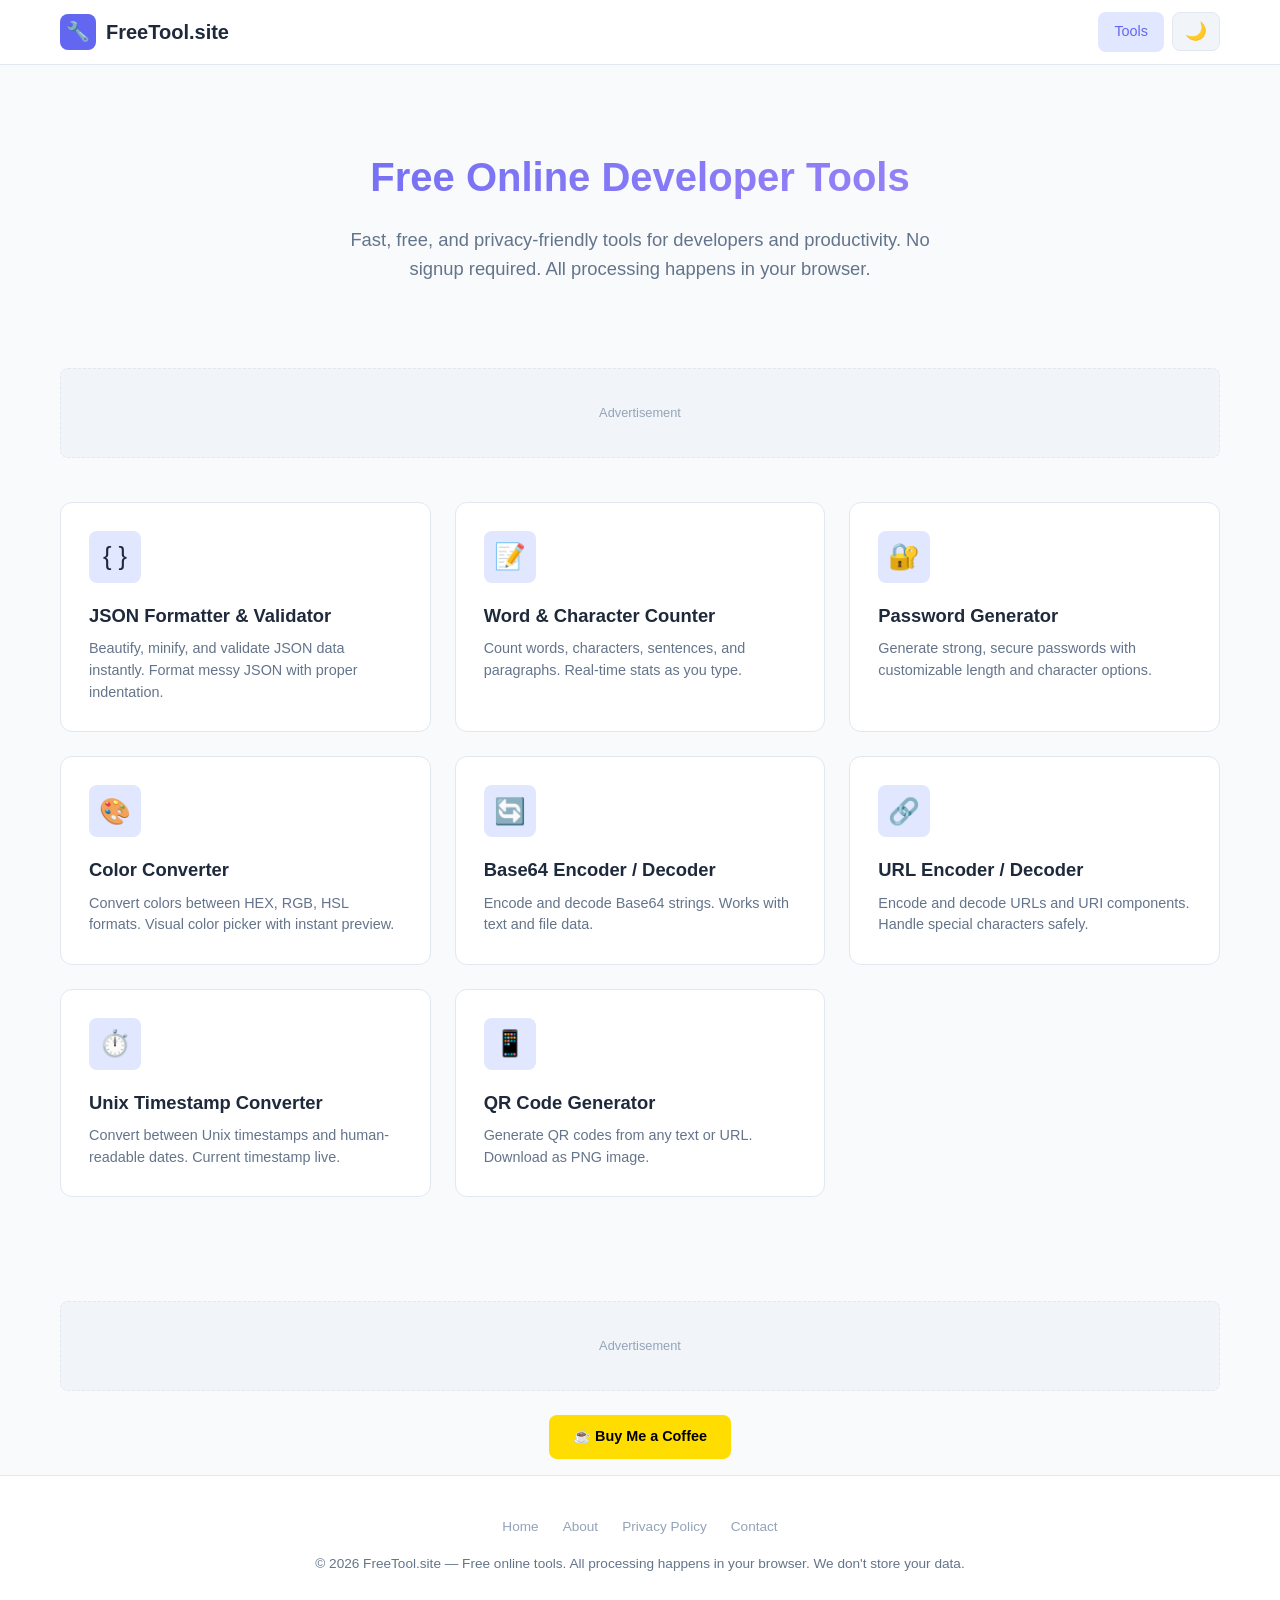
<file: index.html>
<!DOCTYPE html>
<html lang="en">
<head>
  <meta charset="UTF-8">
  <meta name="viewport" content="width=device-width, initial-scale=1.0">
  <title>FreeTool.site - Free Online Developer & Productivity Tools</title>
  <meta name="description" content="Free online tools for developers and productivity. JSON formatter, password generator, Base64 encoder, color converter, QR code generator and more.">
  <meta name="keywords" content="free online tools, JSON formatter, password generator, Base64, QR code, color converter, developer tools, web tools">
  <meta name="author" content="FreeTool.site">
  <meta property="og:title" content="FreeTool.site - Free Online Developer & Productivity Tools">
  <meta property="og:description" content="Free online tools for developers and productivity. No signup required.">
  <meta property="og:type" content="website">
  <meta property="og:url" content="https://freetool.site">
  <link rel="canonical" href="https://freetool.site/">
  <link rel="stylesheet" href="css/style.css">
  <!-- Structured Data for SEO -->
  <script type="application/ld+json">
  {
    "@context": "https://schema.org",
    "@type": "WebSite",
    "name": "FreeTool.site",
    "url": "https://freetool.site",
    "description": "Free online developer and productivity tools. JSON formatter, password generator, Base64, QR code, and more.",
    "potentialAction": {
      "@type": "SearchAction",
      "target": "https://freetool.site/?q={search_term_string}",
      "query-input": "required name=search_term_string"
    }
  }
  </script>
  <script type="application/ld+json">
  {
    "@context": "https://schema.org",
    "@type": "Organization",
    "name": "FreeTool.site",
    "url": "https://freetool.site",
    "logo": "https://freetool.site/favicon.svg"
  }
  </script>
  <link rel="icon" type="image/svg+xml" href="/favicon.svg">
  <meta name="google-site-verification" content="ynZStsuz49Lp6J6nA6mU6qFf6oROimIpJEj-OnOoVeA" />
</head>
<body>
  <!-- Header -->
  <header class="header">
    <div class="container">
      <a href="/" class="logo">
        <div class="logo-icon">🔧</div>
        <span>FreeTool.site</span>
      </a>
      <nav class="nav-links">
        <a href="/" class="active">Tools</a>
        <button class="theme-toggle" aria-label="Toggle dark mode">🌙</button>
      </nav>
    </div>
  </header>

  <!-- Hero -->
  <section class="hero">
    <h1>Free Online Developer Tools</h1>
    <p>Fast, free, and privacy-friendly tools for developers and productivity. No signup required. All processing happens in your browser.</p>
  </section>

  <!-- Ad Slot (top) -->
  <div class="container">
    <div class="ad-slot" id="ad-top">
      <!-- Google AdSense ad unit will go here -->
      Advertisement
    </div>
  </div>

  <!-- Tools Grid -->
  <main class="container">
    <div class="tools-grid">

      <a href="tools/json-formatter.html" class="tool-card">
        <div class="tool-card-icon">{ }</div>
        <h3>JSON Formatter & Validator</h3>
        <p>Beautify, minify, and validate JSON data instantly. Format messy JSON with proper indentation.</p>
      </a>

      <a href="tools/word-counter.html" class="tool-card">
        <div class="tool-card-icon">📝</div>
        <h3>Word & Character Counter</h3>
        <p>Count words, characters, sentences, and paragraphs. Real-time stats as you type.</p>
      </a>

      <a href="tools/password-generator.html" class="tool-card">
        <div class="tool-card-icon">🔐</div>
        <h3>Password Generator</h3>
        <p>Generate strong, secure passwords with customizable length and character options.</p>
      </a>

      <a href="tools/color-converter.html" class="tool-card">
        <div class="tool-card-icon">🎨</div>
        <h3>Color Converter</h3>
        <p>Convert colors between HEX, RGB, HSL formats. Visual color picker with instant preview.</p>
      </a>

      <a href="tools/base64.html" class="tool-card">
        <div class="tool-card-icon">🔄</div>
        <h3>Base64 Encoder / Decoder</h3>
        <p>Encode and decode Base64 strings. Works with text and file data.</p>
      </a>

      <a href="tools/url-encoder.html" class="tool-card">
        <div class="tool-card-icon">🔗</div>
        <h3>URL Encoder / Decoder</h3>
        <p>Encode and decode URLs and URI components. Handle special characters safely.</p>
      </a>

      <a href="tools/timestamp.html" class="tool-card">
        <div class="tool-card-icon">⏱️</div>
        <h3>Unix Timestamp Converter</h3>
        <p>Convert between Unix timestamps and human-readable dates. Current timestamp live.</p>
      </a>

      <a href="tools/qr-generator.html" class="tool-card">
        <div class="tool-card-icon">📱</div>
        <h3>QR Code Generator</h3>
        <p>Generate QR codes from any text or URL. Download as PNG image.</p>
      </a>

    </div>

    <!-- Ad Slot (bottom) -->
    <div class="ad-slot" id="ad-bottom">
      <!-- Google AdSense ad unit will go here -->
      Advertisement
    </div>
  </main>

  <!-- Footer -->
  <footer class="footer">
    <div class="footer-links">
      <a href="/">Home</a>
      <a href="/about.html">About</a>
      <a href="/privacy.html">Privacy Policy</a>
      <a href="mailto:contact@freetool.site">Contact</a>
    </div>
    <p>&copy; 2026 FreeTool.site — Free online tools. All processing happens in your browser. We don't store your data.</p>
  </footer>

  <script src="js/common.js"></script>
  <script src="js/analytics.js"></script>
  <script src="js/monetize.js"></script>
</body>
</html>
</file>
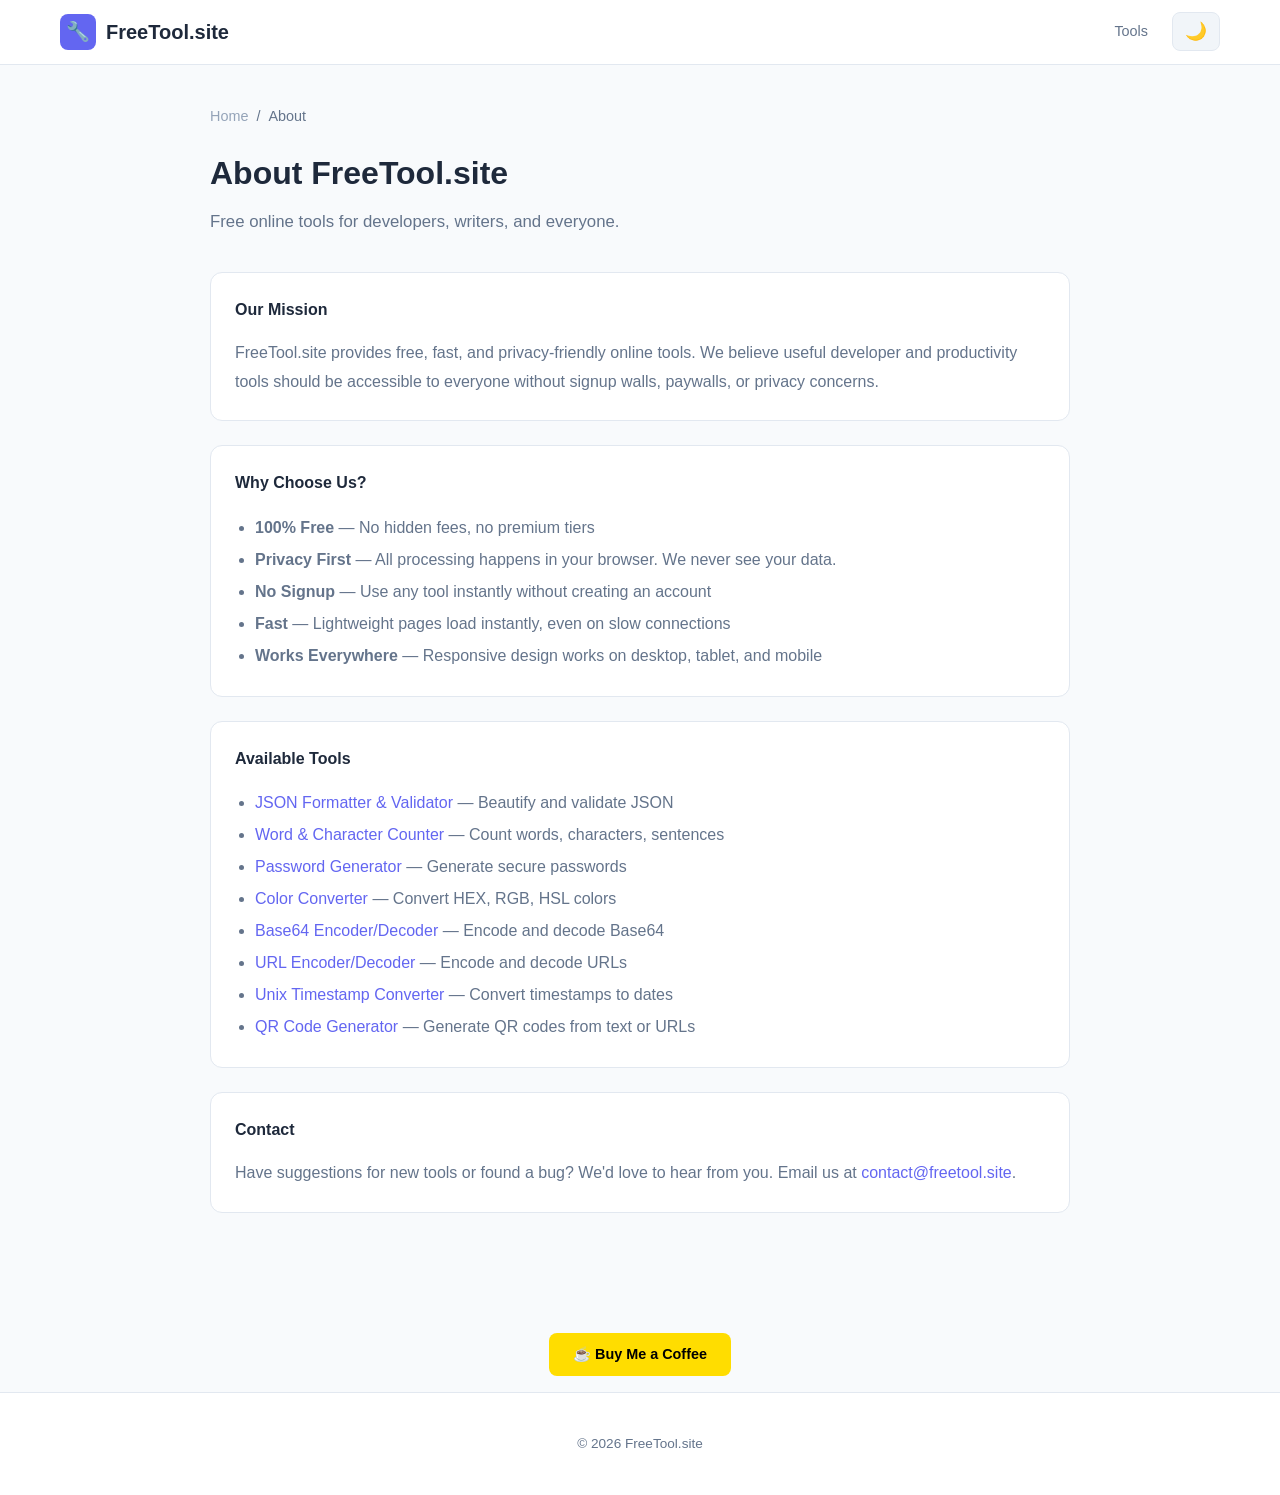
<file: about.html>
<!DOCTYPE html>
<html lang="en">
<head>
  <meta charset="UTF-8">
  <meta name="viewport" content="width=device-width, initial-scale=1.0">
  <title>About - FreeTool.site</title>
  <meta name="description" content="About FreeTool.site - Free online developer and productivity tools. Fast, privacy-friendly, no signup required.">
  <link rel="stylesheet" href="css/style.css">
  <link rel="icon" type="image/svg+xml" href="/favicon.svg">
</head>
<body>
  <header class="header">
    <div class="container">
      <a href="/" class="logo">
        <div class="logo-icon">🔧</div>
        <span>FreeTool.site</span>
      </a>
      <nav class="nav-links">
        <a href="/">Tools</a>
        <button class="theme-toggle" aria-label="Toggle dark mode">🌙</button>
      </nav>
    </div>
  </header>

  <main class="tool-page">
    <div class="breadcrumb">
      <a href="/">Home</a> <span>/</span> <span>About</span>
    </div>

    <div class="tool-header">
      <h1>About FreeTool.site</h1>
      <p>Free online tools for developers, writers, and everyone.</p>
    </div>

    <div class="tool-panel">
      <h3>Our Mission</h3>
      <p style="color:var(--text-secondary);line-height:1.8;">
        FreeTool.site provides free, fast, and privacy-friendly online tools. We believe useful developer
        and productivity tools should be accessible to everyone without signup walls, paywalls, or
        privacy concerns.
      </p>
    </div>

    <div class="tool-panel">
      <h3>Why Choose Us?</h3>
      <ul style="color:var(--text-secondary);line-height:2;padding-left:20px;">
        <li><strong>100% Free</strong> — No hidden fees, no premium tiers</li>
        <li><strong>Privacy First</strong> — All processing happens in your browser. We never see your data.</li>
        <li><strong>No Signup</strong> — Use any tool instantly without creating an account</li>
        <li><strong>Fast</strong> — Lightweight pages load instantly, even on slow connections</li>
        <li><strong>Works Everywhere</strong> — Responsive design works on desktop, tablet, and mobile</li>
      </ul>
    </div>

    <div class="tool-panel">
      <h3>Available Tools</h3>
      <ul style="color:var(--text-secondary);line-height:2;padding-left:20px;">
        <li><a href="/tools/json-formatter.html">JSON Formatter & Validator</a> — Beautify and validate JSON</li>
        <li><a href="/tools/word-counter.html">Word & Character Counter</a> — Count words, characters, sentences</li>
        <li><a href="/tools/password-generator.html">Password Generator</a> — Generate secure passwords</li>
        <li><a href="/tools/color-converter.html">Color Converter</a> — Convert HEX, RGB, HSL colors</li>
        <li><a href="/tools/base64.html">Base64 Encoder/Decoder</a> — Encode and decode Base64</li>
        <li><a href="/tools/url-encoder.html">URL Encoder/Decoder</a> — Encode and decode URLs</li>
        <li><a href="/tools/timestamp.html">Unix Timestamp Converter</a> — Convert timestamps to dates</li>
        <li><a href="/tools/qr-generator.html">QR Code Generator</a> — Generate QR codes from text or URLs</li>
      </ul>
    </div>

    <div class="tool-panel">
      <h3>Contact</h3>
      <p style="color:var(--text-secondary);line-height:1.8;">
        Have suggestions for new tools or found a bug? We'd love to hear from you.
        Email us at <a href="mailto:contact@freetool.site">contact@freetool.site</a>.
      </p>
    </div>
  </main>

  <footer class="footer">
    <p>&copy; 2026 FreeTool.site</p>
  </footer>

  <script src="js/common.js"></script>
  <script src="js/monetize.js"></script>
</body>
</html>
</file>
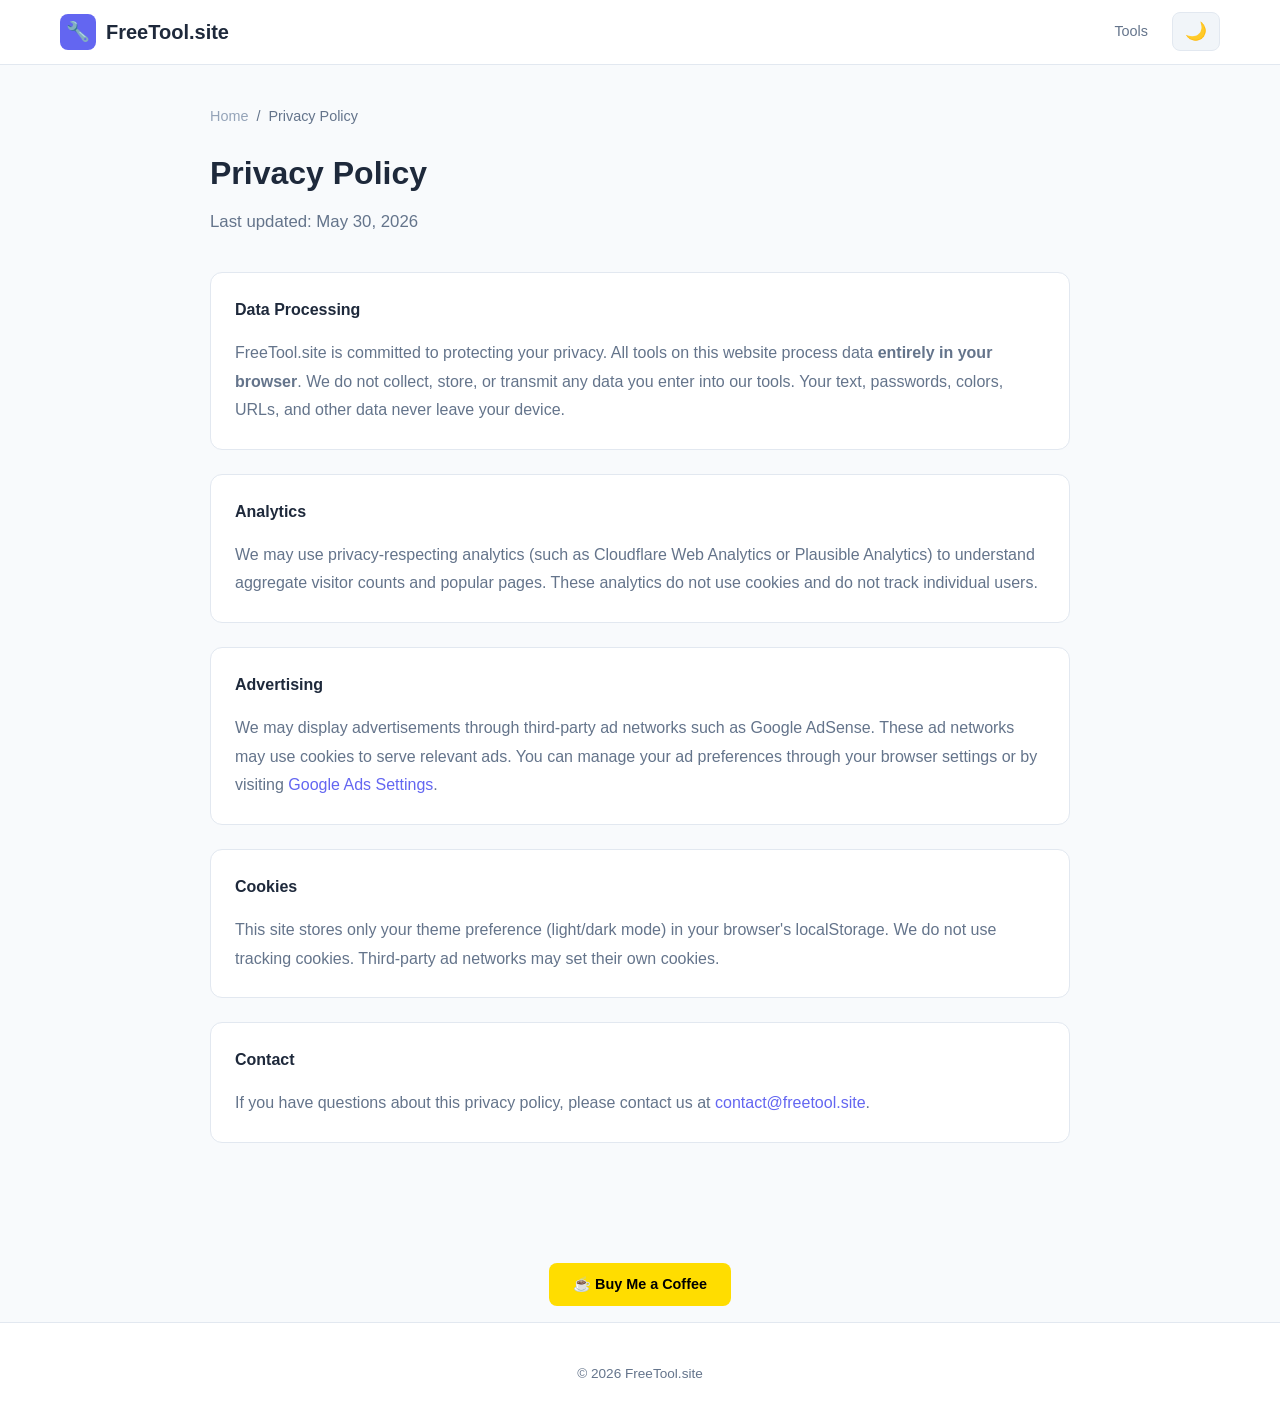
<file: privacy.html>
<!DOCTYPE html>
<html lang="en">
<head>
  <meta charset="UTF-8">
  <meta name="viewport" content="width=device-width, initial-scale=1.0">
  <title>Privacy Policy - FreeTool.site</title>
  <meta name="description" content="Privacy Policy for FreeTool.site. We respect your privacy. All tools process data locally in your browser.">
  <link rel="stylesheet" href="css/style.css">
  <link rel="icon" type="image/svg+xml" href="/favicon.svg">
</head>
<body>
  <header class="header">
    <div class="container">
      <a href="/" class="logo">
        <div class="logo-icon">🔧</div>
        <span>FreeTool.site</span>
      </a>
      <nav class="nav-links">
        <a href="/">Tools</a>
        <button class="theme-toggle" aria-label="Toggle dark mode">🌙</button>
      </nav>
    </div>
  </header>

  <main class="tool-page">
    <div class="breadcrumb">
      <a href="/">Home</a> <span>/</span> <span>Privacy Policy</span>
    </div>

    <div class="tool-header">
      <h1>Privacy Policy</h1>
      <p>Last updated: May 30, 2026</p>
    </div>

    <div class="tool-panel">
      <h3>Data Processing</h3>
      <p style="color:var(--text-secondary);line-height:1.8;">
        FreeTool.site is committed to protecting your privacy. All tools on this website process data
        <strong>entirely in your browser</strong>. We do not collect, store, or transmit any data you enter
        into our tools. Your text, passwords, colors, URLs, and other data never leave your device.
      </p>
    </div>

    <div class="tool-panel">
      <h3>Analytics</h3>
      <p style="color:var(--text-secondary);line-height:1.8;">
        We may use privacy-respecting analytics (such as Cloudflare Web Analytics or Plausible Analytics)
        to understand aggregate visitor counts and popular pages. These analytics do not use cookies and
        do not track individual users.
      </p>
    </div>

    <div class="tool-panel">
      <h3>Advertising</h3>
      <p style="color:var(--text-secondary);line-height:1.8;">
        We may display advertisements through third-party ad networks such as Google AdSense. These ad
        networks may use cookies to serve relevant ads. You can manage your ad preferences through your
        browser settings or by visiting
        <a href="https://www.google.com/settings/ads" target="_blank">Google Ads Settings</a>.
      </p>
    </div>

    <div class="tool-panel">
      <h3>Cookies</h3>
      <p style="color:var(--text-secondary);line-height:1.8;">
        This site stores only your theme preference (light/dark mode) in your browser's localStorage.
        We do not use tracking cookies. Third-party ad networks may set their own cookies.
      </p>
    </div>

    <div class="tool-panel">
      <h3>Contact</h3>
      <p style="color:var(--text-secondary);line-height:1.8;">
        If you have questions about this privacy policy, please contact us at
        <a href="mailto:contact@freetool.site">contact@freetool.site</a>.
      </p>
    </div>
  </main>

  <footer class="footer">
    <p>&copy; 2026 FreeTool.site</p>
  </footer>

  <script src="js/common.js"></script>
  <script src="js/monetize.js"></script>
</body>
</html>
</file>
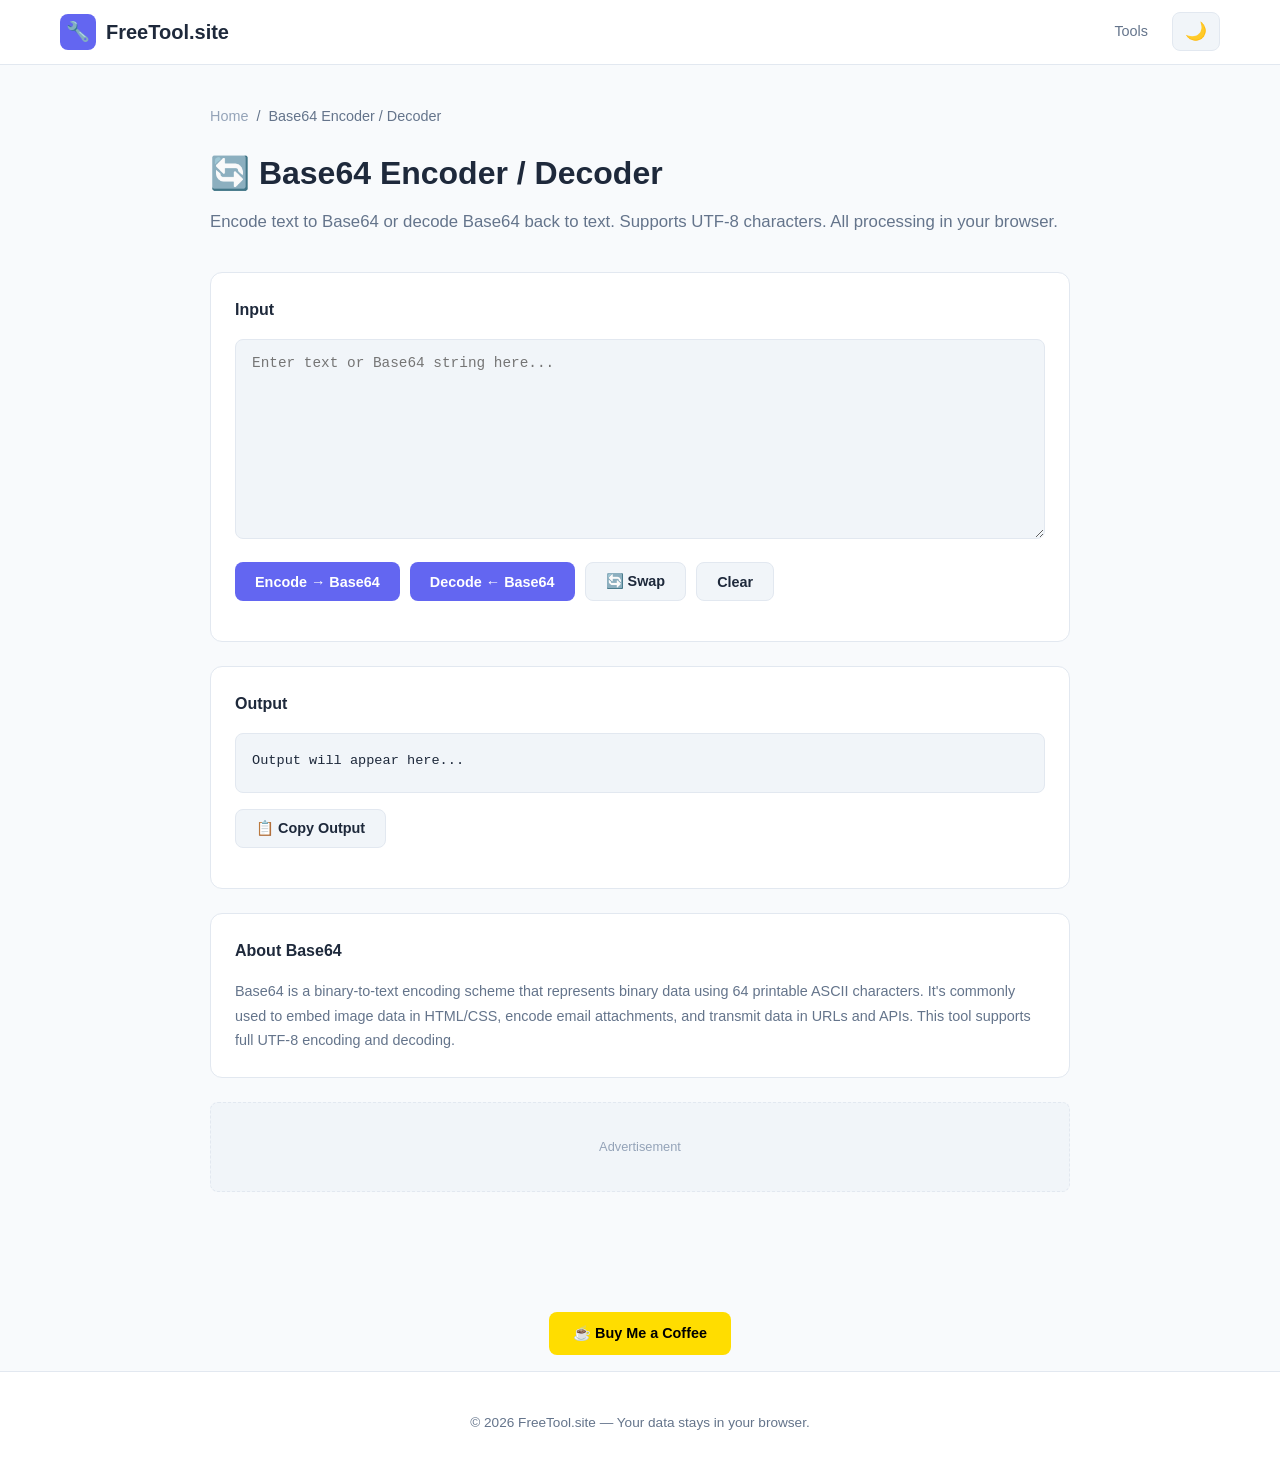
<file: tools/base64.html>
<!DOCTYPE html>
<html lang="en">
<head>
  <meta charset="UTF-8">
  <meta name="viewport" content="width=device-width, initial-scale=1.0">
  <title>Base64 Encoder & Decoder - Free Online Tool | FreeTool.site</title>
  <meta name="description" content="Free online Base64 encoder and decoder. Encode text to Base64 or decode Base64 to text instantly. Supports UTF-8.">
  <meta name="keywords" content="Base64 encoder, Base64 decoder, Base64 encode, Base64 decode, Base64 converter">
  <link rel="canonical" href="https://freetool.site/tools/base64.html">
  <link rel="stylesheet" href="../css/style.css">
  <link rel="icon" type="image/svg+xml" href="/favicon.svg">
</head>
<body>
  <header class="header">
    <div class="container">
      <a href="/" class="logo">
        <div class="logo-icon">🔧</div>
        <span>FreeTool.site</span>
      </a>
      <nav class="nav-links">
        <a href="/">Tools</a>
        <button class="theme-toggle" aria-label="Toggle dark mode">🌙</button>
      </nav>
    </div>
  </header>

  <main class="tool-page">
    <div class="breadcrumb">
      <a href="/">Home</a> <span>/</span> <span>Base64 Encoder / Decoder</span>
    </div>

    <div class="tool-header">
      <h1>🔄 Base64 Encoder / Decoder</h1>
      <p>Encode text to Base64 or decode Base64 back to text. Supports UTF-8 characters. All processing in your browser.</p>
    </div>

    <!-- Input -->
    <div class="tool-panel">
      <h3>Input</h3>
      <textarea id="b64-input" placeholder="Enter text or Base64 string here..."></textarea>
      <div class="btn-group">
        <button class="btn btn-primary" onclick="encodeB64()">Encode → Base64</button>
        <button class="btn btn-primary" onclick="decodeB64()">Decode ← Base64</button>
        <button class="btn btn-secondary" onclick="swapText()">🔄 Swap</button>
        <button class="btn btn-secondary" onclick="clearB64()">Clear</button>
      </div>
    </div>

    <!-- Output -->
    <div class="tool-panel">
      <h3>Output</h3>
      <div id="b64-output" class="output-box">Output will appear here...</div>
      <div class="btn-group mt-2">
        <button class="btn btn-secondary" onclick="copyB64Output()">📋 Copy Output</button>
      </div>
    </div>

    <!-- Info -->
    <div class="tool-panel">
      <h3>About Base64</h3>
      <p style="color:var(--text-secondary);font-size:0.9rem;line-height:1.7;">
        Base64 is a binary-to-text encoding scheme that represents binary data using 64 printable ASCII characters.
        It's commonly used to embed image data in HTML/CSS, encode email attachments, and transmit data in URLs and APIs.
        This tool supports full UTF-8 encoding and decoding.
      </p>
    </div>

    <div class="ad-slot">Advertisement</div>
  </main>

  <footer class="footer">
    <p>&copy; 2026 FreeTool.site — Your data stays in your browser.</p>
  </footer>

  <script src="../js/common.js"></script>
  <script>
    const input = document.getElementById('b64-input');
    const output = document.getElementById('b64-output');

    function encodeB64() {
      const text = input.value;
      if (!text) { showToast('Please enter some text'); return; }
      try {
        // UTF-8 safe encoding
        const encoded = btoa(unescape(encodeURIComponent(text)));
        output.textContent = encoded;
      } catch (e) {
        output.textContent = '❌ Error: ' + e.message;
      }
    }

    function decodeB64() {
      const text = input.value.trim();
      if (!text) { showToast('Please enter a Base64 string'); return; }
      try {
        // UTF-8 safe decoding
        const decoded = decodeURIComponent(escape(atob(text)));
        output.textContent = decoded;
      } catch (e) {
        output.textContent = '❌ Error: Invalid Base64 string';
      }
    }

    function swapText() {
      const out = output.textContent;
      if (out && !out.startsWith('Output') && !out.startsWith('❌')) {
        input.value = out;
        output.textContent = 'Output will appear here...';
      }
    }

    function clearB64() {
      input.value = '';
      output.textContent = 'Output will appear here...';
    }

    function copyB64Output() {
      const text = output.textContent;
      if (text && !text.startsWith('Output')) copyToClipboard(text);
    }
  </script>
  <script src="../js/monetize.js"></script>
</body>
</html>
</file>
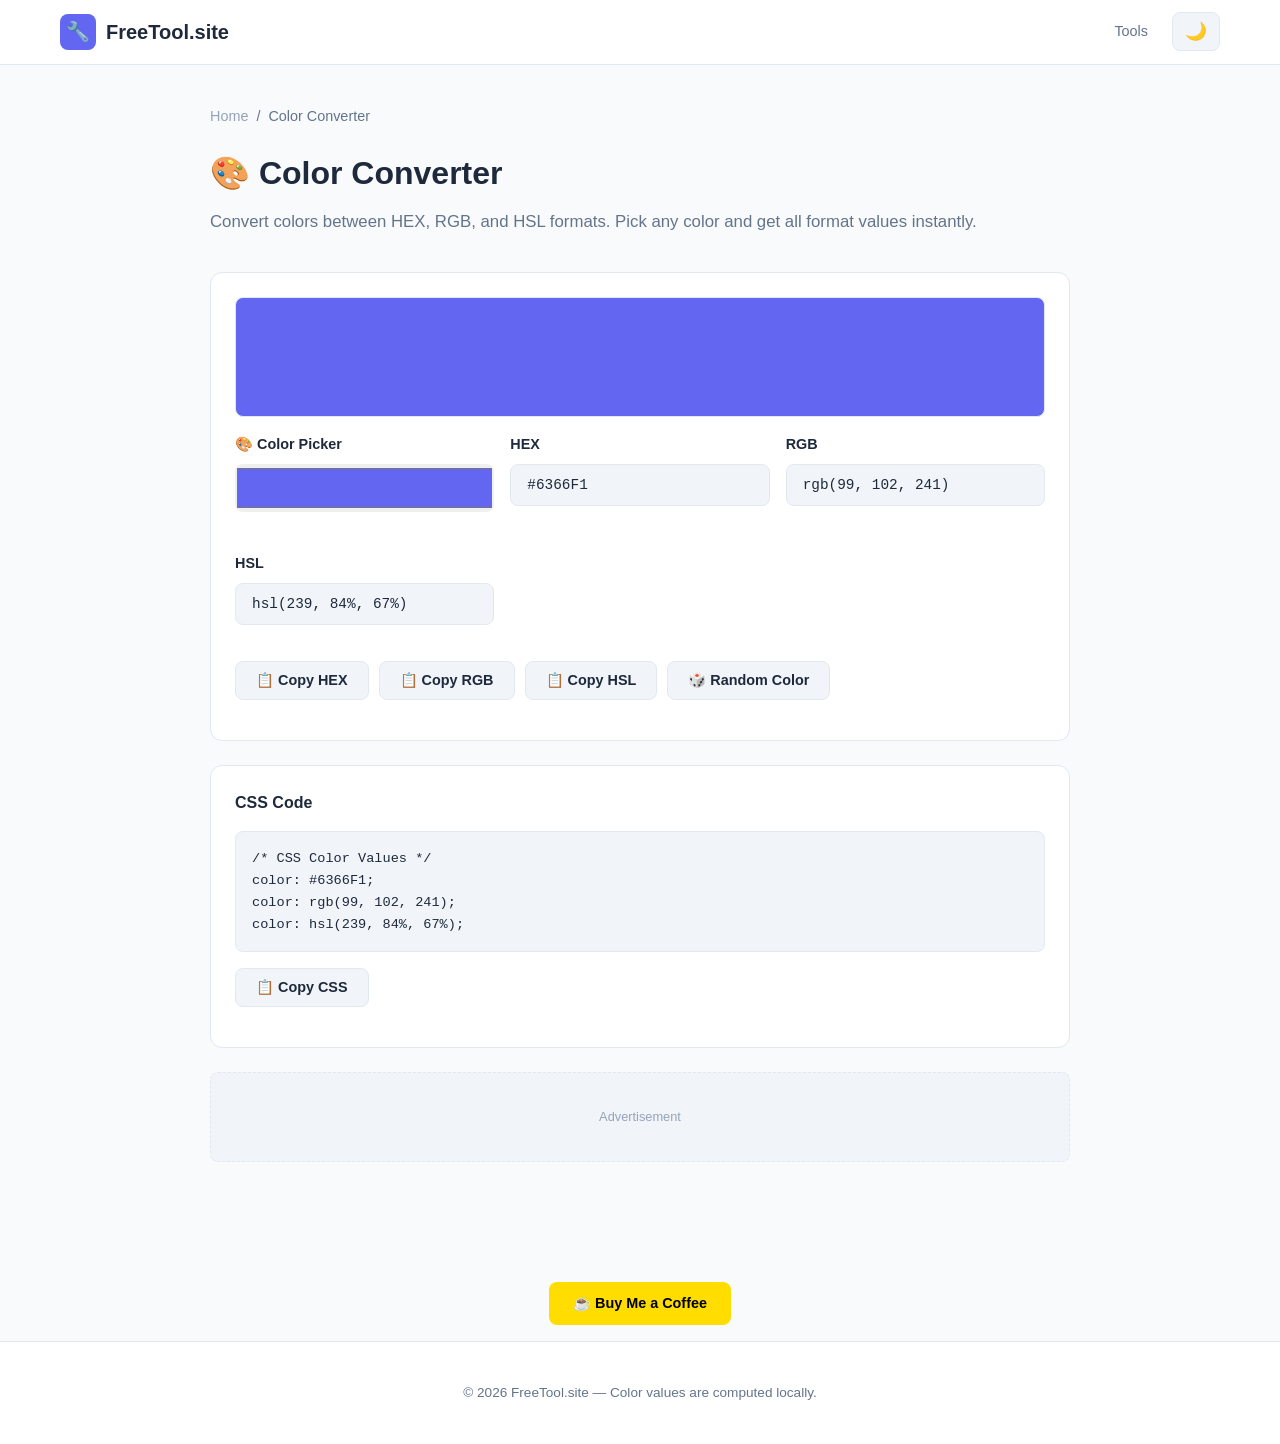
<file: tools/color-converter.html>
<!DOCTYPE html>
<html lang="en">
<head>
  <meta charset="UTF-8">
  <meta name="viewport" content="width=device-width, initial-scale=1.0">
  <title>Color Converter - HEX, RGB, HSL | FreeTool.site</title>
  <meta name="description" content="Free online color converter. Convert between HEX, RGB, and HSL color formats with live preview. Color picker included.">
  <meta name="keywords" content="color converter, HEX to RGB, RGB to HSL, color picker, CSS color, color code converter">
  <link rel="canonical" href="https://freetool.site/tools/color-converter.html">
  <link rel="stylesheet" href="../css/style.css">
  <link rel="icon" type="image/svg+xml" href="/favicon.svg">
</head>
<body>
  <header class="header">
    <div class="container">
      <a href="/" class="logo">
        <div class="logo-icon">🔧</div>
        <span>FreeTool.site</span>
      </a>
      <nav class="nav-links">
        <a href="/">Tools</a>
        <button class="theme-toggle" aria-label="Toggle dark mode">🌙</button>
      </nav>
    </div>
  </header>

  <main class="tool-page">
    <div class="breadcrumb">
      <a href="/">Home</a> <span>/</span> <span>Color Converter</span>
    </div>

    <div class="tool-header">
      <h1>🎨 Color Converter</h1>
      <p>Convert colors between HEX, RGB, and HSL formats. Pick any color and get all format values instantly.</p>
    </div>

    <!-- Color Preview -->
    <div class="tool-panel">
      <div id="color-preview" class="color-preview" style="background:#6366f1;"></div>

      <div class="color-inputs">
        <div class="form-group">
          <label>🎨 Color Picker</label>
          <input type="color" id="color-picker" value="#6366f1" style="width:100%;height:48px;border:none;cursor:pointer;border-radius:8px;">
        </div>

        <div class="form-group">
          <label>HEX</label>
          <input type="text" id="hex-input" value="#6366F1" oninput="convertFromHex()">
        </div>

        <div class="form-group">
          <label>RGB</label>
          <input type="text" id="rgb-input" value="rgb(99, 102, 241)" oninput="convertFromRgb()">
        </div>

        <div class="form-group">
          <label>HSL</label>
          <input type="text" id="hsl-input" value="hsl(239, 84%, 67%)" oninput="convertFromHsl()">
        </div>
      </div>

      <div class="btn-group mt-2">
        <button class="btn btn-secondary" onclick="copyVal('hex-input')">📋 Copy HEX</button>
        <button class="btn btn-secondary" onclick="copyVal('rgb-input')">📋 Copy RGB</button>
        <button class="btn btn-secondary" onclick="copyVal('hsl-input')">📋 Copy HSL</button>
        <button class="btn btn-secondary" onclick="randomColor()">🎲 Random Color</button>
      </div>
    </div>

    <!-- CSS Output -->
    <div class="tool-panel">
      <h3>CSS Code</h3>
      <div id="css-output" class="output-box" style="min-height:80px;"></div>
      <div class="btn-group mt-2">
        <button class="btn btn-secondary" onclick="copyToClipboard(document.getElementById('css-output').textContent)">📋 Copy CSS</button>
      </div>
    </div>

    <div class="ad-slot">Advertisement</div>
  </main>

  <footer class="footer">
    <p>&copy; 2026 FreeTool.site — Color values are computed locally.</p>
  </footer>

  <script src="../js/common.js"></script>
  <script>
    const picker = document.getElementById('color-picker');
    const preview = document.getElementById('color-preview');
    const hexInput = document.getElementById('hex-input');
    const rgbInput = document.getElementById('rgb-input');
    const hslInput = document.getElementById('hsl-input');

    picker.addEventListener('input', () => {
      hexInput.value = picker.value.toUpperCase();
      convertFromHex();
    });

    function convertFromHex() {
      let hex = hexInput.value.trim();
      if (!hex.startsWith('#')) hex = '#' + hex;
      if (!/^#[0-9A-Fa-f]{6}$/.test(hex) && !/^#[0-9A-Fa-f]{3}$/.test(hex)) return;

      // Expand 3-digit hex
      if (hex.length === 4) {
        hex = '#' + hex[1]+hex[1] + hex[2]+hex[2] + hex[3]+hex[3];
      }

      const r = parseInt(hex.slice(1,3), 16);
      const g = parseInt(hex.slice(3,5), 16);
      const b = parseInt(hex.slice(5,7), 16);

      const hsl = rgbToHsl(r, g, b);

      hexInput.value = hex.toUpperCase();
      rgbInput.value = `rgb(${r}, ${g}, ${b})`;
      hslInput.value = `hsl(${hsl.h}, ${hsl.s}%, ${hsl.l}%)`;
      preview.style.background = hex;
      picker.value = hex.toLowerCase();
      updateCssOutput(hex, r, g, b, hsl);
    }

    function convertFromRgb() {
      const match = rgbInput.value.match(/(\d+)\s*,\s*(\d+)\s*,\s*(\d+)/);
      if (!match) return;
      const r = parseInt(match[1]), g = parseInt(match[2]), b = parseInt(match[3]);
      if (r > 255 || g > 255 || b > 255) return;

      const hex = '#' + [r,g,b].map(c => c.toString(16).padStart(2,'0')).join('');
      const hsl = rgbToHsl(r, g, b);

      hexInput.value = hex.toUpperCase();
      hslInput.value = `hsl(${hsl.h}, ${hsl.s}%, ${hsl.l}%)`;
      preview.style.background = hex;
      picker.value = hex;
      updateCssOutput(hex, r, g, b, hsl);
    }

    function convertFromHsl() {
      const match = hslInput.value.match(/(\d+)\s*,\s*(\d+)%?\s*,\s*(\d+)%?/);
      if (!match) return;
      const h = parseInt(match[1]), s = parseInt(match[2]), l = parseInt(match[3]);

      const rgb = hslToRgb(h, s, l);
      const hex = '#' + [rgb.r, rgb.g, rgb.b].map(c => c.toString(16).padStart(2,'0')).join('');

      hexInput.value = hex.toUpperCase();
      rgbInput.value = `rgb(${rgb.r}, ${rgb.g}, ${rgb.b})`;
      preview.style.background = hex;
      picker.value = hex;
      updateCssOutput(hex, rgb.r, rgb.g, rgb.b, {h, s, l});
    }

    function updateCssOutput(hex, r, g, b, hsl) {
      document.getElementById('css-output').textContent =
        `/* CSS Color Values */\ncolor: ${hex};\ncolor: rgb(${r}, ${g}, ${b});\ncolor: hsl(${hsl.h}, ${hsl.s}%, ${hsl.l}%);`;
    }

    function rgbToHsl(r, g, b) {
      r /= 255; g /= 255; b /= 255;
      const max = Math.max(r,g,b), min = Math.min(r,g,b);
      let h, s, l = (max+min)/2;
      if (max === min) { h = s = 0; }
      else {
        const d = max - min;
        s = l > 0.5 ? d/(2-max-min) : d/(max+min);
        switch(max) {
          case r: h = ((g-b)/d + (g<b?6:0))/6; break;
          case g: h = ((b-r)/d + 2)/6; break;
          case b: h = ((r-g)/d + 4)/6; break;
        }
      }
      return { h: Math.round(h*360), s: Math.round(s*100), l: Math.round(l*100) };
    }

    function hslToRgb(h, s, l) {
      h /= 360; s /= 100; l /= 100;
      let r, g, b;
      if (s === 0) { r = g = b = l; }
      else {
        const hue2rgb = (p, q, t) => {
          if (t < 0) t += 1; if (t > 1) t -= 1;
          if (t < 1/6) return p + (q-p)*6*t;
          if (t < 1/2) return q;
          if (t < 2/3) return p + (q-p)*(2/3-t)*6;
          return p;
        };
        const q = l < 0.5 ? l*(1+s) : l+s-l*s;
        const p = 2*l - q;
        r = hue2rgb(p, q, h+1/3);
        g = hue2rgb(p, q, h);
        b = hue2rgb(p, q, h-1/3);
      }
      return { r: Math.round(r*255), g: Math.round(g*255), b: Math.round(b*255) };
    }

    function randomColor() {
      const hex = '#' + Math.floor(Math.random()*16777215).toString(16).padStart(6,'0');
      hexInput.value = hex.toUpperCase();
      convertFromHex();
    }

    function copyVal(id) {
      copyToClipboard(document.getElementById(id).value);
    }

    // Init
    convertFromHex();
  </script>
  <script src="../js/monetize.js"></script>
</body>
</html>
</file>
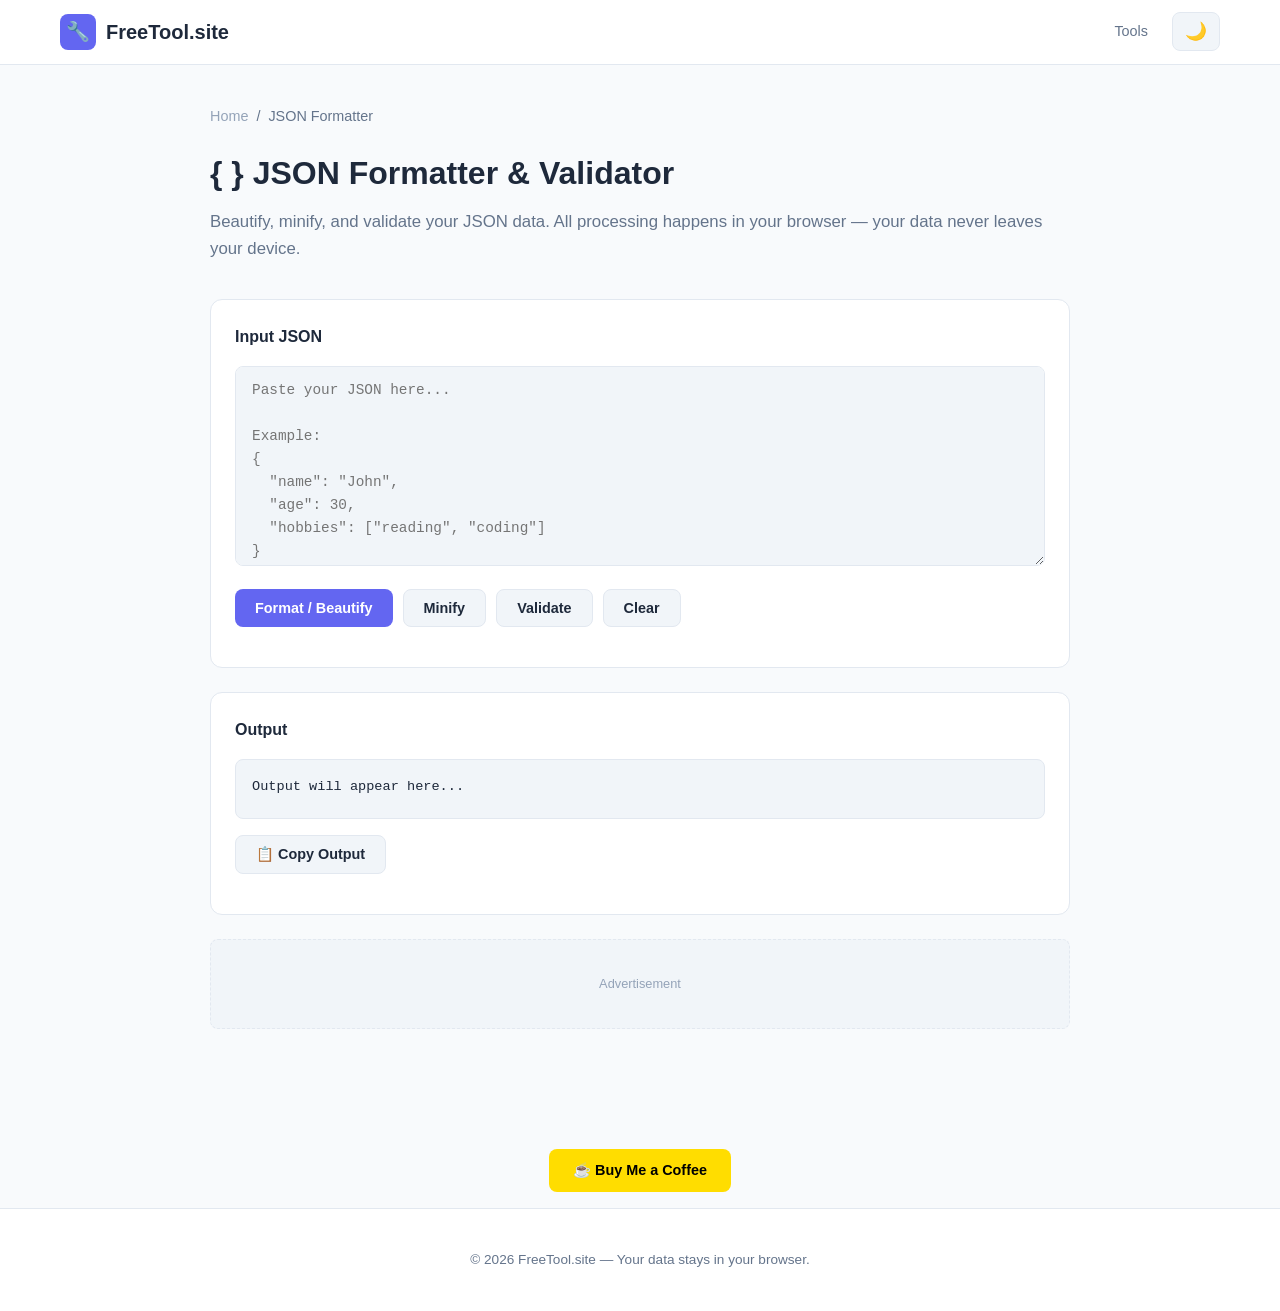
<file: tools/json-formatter.html>
<!DOCTYPE html>
<html lang="en">
<head>
  <meta charset="UTF-8">
  <meta name="viewport" content="width=device-width, initial-scale=1.0">
  <title>JSON Formatter & Validator - Free Online Tool | FreeTool.site</title>
  <meta name="description" content="Free online JSON formatter and validator. Beautify, minify, and validate JSON data instantly in your browser. No data uploaded.">
  <meta name="keywords" content="JSON formatter, JSON validator, JSON beautifier, JSON minify, online JSON tool">
  <link rel="canonical" href="https://freetool.site/tools/json-formatter.html">
  <link rel="stylesheet" href="../css/style.css">
  <link rel="icon" type="image/svg+xml" href="/favicon.svg">
</head>
<body>
  <header class="header">
    <div class="container">
      <a href="/" class="logo">
        <div class="logo-icon">🔧</div>
        <span>FreeTool.site</span>
      </a>
      <nav class="nav-links">
        <a href="/">Tools</a>
        <button class="theme-toggle" aria-label="Toggle dark mode">🌙</button>
      </nav>
    </div>
  </header>

  <main class="tool-page">
    <div class="breadcrumb">
      <a href="/">Home</a> <span>/</span> <span>JSON Formatter</span>
    </div>

    <div class="tool-header">
      <h1>{ } JSON Formatter & Validator</h1>
      <p>Beautify, minify, and validate your JSON data. All processing happens in your browser — your data never leaves your device.</p>
    </div>

    <!-- Input -->
    <div class="tool-panel">
      <h3>Input JSON</h3>
      <textarea id="json-input" placeholder='Paste your JSON here...&#10;&#10;Example:&#10;{&#10;  "name": "John",&#10;  "age": 30,&#10;  "hobbies": ["reading", "coding"]&#10;}'></textarea>
      <div class="btn-group">
        <button class="btn btn-primary" onclick="formatJson()">Format / Beautify</button>
        <button class="btn btn-secondary" onclick="minifyJson()">Minify</button>
        <button class="btn btn-secondary" onclick="validateJson()">Validate</button>
        <button class="btn btn-secondary" onclick="clearAll()">Clear</button>
      </div>
    </div>

    <!-- Output -->
    <div class="tool-panel">
      <h3>Output <span id="json-status" style="font-weight:400;font-size:0.85rem;margin-left:8px;"></span></h3>
      <div id="json-output" class="output-box json">Output will appear here...</div>
      <div class="btn-group mt-2">
        <button class="btn btn-secondary" onclick="copyOutput()">📋 Copy Output</button>
      </div>
    </div>

    <!-- Ad -->
    <div class="ad-slot">Advertisement</div>
  </main>

  <footer class="footer">
    <p>&copy; 2026 FreeTool.site — Your data stays in your browser.</p>
  </footer>

  <script src="../js/common.js"></script>
  <script>
    const input = document.getElementById('json-input');
    const output = document.getElementById('json-output');
    const status = document.getElementById('json-status');

    function formatJson() {
      const val = input.value.trim();
      if (!val) { showToast('Please paste some JSON first'); return; }
      const { data, error } = safeJsonParse(val);
      if (error) {
        output.textContent = '❌ Invalid JSON: ' + error;
        status.innerHTML = '<span style="color:var(--error)">Invalid</span>';
        return;
      }
      output.textContent = JSON.stringify(data, null, 2);
      status.innerHTML = '<span style="color:var(--success)">✓ Valid JSON</span>';
    }

    function minifyJson() {
      const val = input.value.trim();
      if (!val) { showToast('Please paste some JSON first'); return; }
      const { data, error } = safeJsonParse(val);
      if (error) {
        output.textContent = '❌ Invalid JSON: ' + error;
        status.innerHTML = '<span style="color:var(--error)">Invalid</span>';
        return;
      }
      output.textContent = JSON.stringify(data);
      status.innerHTML = '<span style="color:var(--success)">✓ Minified</span>';
    }

    function validateJson() {
      const val = input.value.trim();
      if (!val) { showToast('Please paste some JSON first'); return; }
      const { error } = safeJsonParse(val);
      if (error) {
        output.textContent = '❌ Invalid JSON:\n\n' + error;
        status.innerHTML = '<span style="color:var(--error)">Invalid</span>';
      } else {
        output.textContent = '✅ Valid JSON! No errors found.';
        status.innerHTML = '<span style="color:var(--success)">Valid</span>';
      }
    }

    function clearAll() {
      input.value = '';
      output.textContent = 'Output will appear here...';
      status.innerHTML = '';
    }

    function copyOutput() {
      const text = output.textContent;
      if (text && !text.startsWith('Output will')) {
        copyToClipboard(text);
      }
    }
  </script>
  <script src="../js/monetize.js"></script>
</body>
</html>
</file>
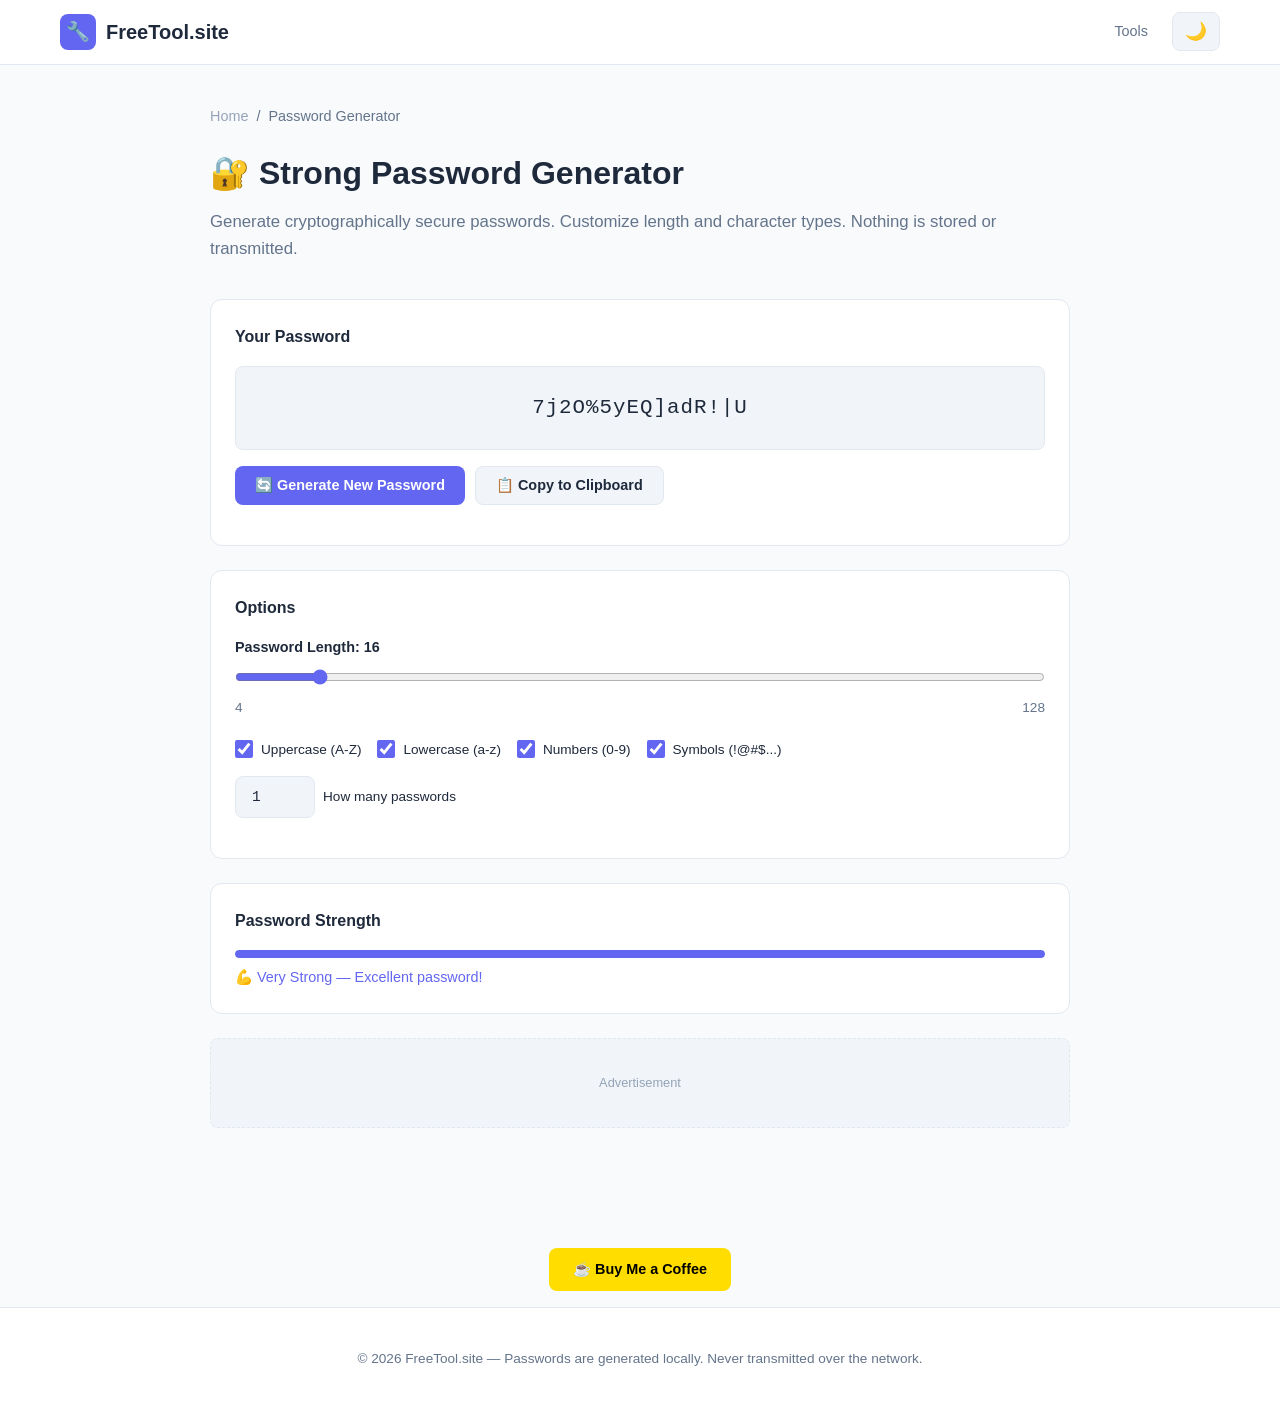
<file: tools/password-generator.html>
<!DOCTYPE html>
<html lang="en">
<head>
  <meta charset="UTF-8">
  <meta name="viewport" content="width=device-width, initial-scale=1.0">
  <title>Strong Password Generator - Free Online Tool | FreeTool.site</title>
  <meta name="description" content="Generate strong, secure passwords instantly. Customizable length, uppercase, lowercase, numbers, and symbols. All processing in your browser.">
  <meta name="keywords" content="password generator, strong password, secure password, random password, password creator">
  <link rel="canonical" href="https://freetool.site/tools/password-generator.html">
  <link rel="stylesheet" href="../css/style.css">
  <link rel="icon" type="image/svg+xml" href="/favicon.svg">
</head>
<body>
  <header class="header">
    <div class="container">
      <a href="/" class="logo">
        <div class="logo-icon">🔧</div>
        <span>FreeTool.site</span>
      </a>
      <nav class="nav-links">
        <a href="/">Tools</a>
        <button class="theme-toggle" aria-label="Toggle dark mode">🌙</button>
      </nav>
    </div>
  </header>

  <main class="tool-page">
    <div class="breadcrumb">
      <a href="/">Home</a> <span>/</span> <span>Password Generator</span>
    </div>

    <div class="tool-header">
      <h1>🔐 Strong Password Generator</h1>
      <p>Generate cryptographically secure passwords. Customize length and character types. Nothing is stored or transmitted.</p>
    </div>

    <!-- Generated Password Display -->
    <div class="tool-panel">
      <h3>Your Password</h3>
      <div id="password-display" class="output-box" style="font-size:1.3rem;letter-spacing:1px;min-height:50px;text-align:center;line-height:50px;cursor:pointer;user-select:all;" onclick="copyToClipboard(this.textContent)">
        Click "Generate" to create a password
      </div>
      <div class="btn-group mt-2">
        <button class="btn btn-primary" onclick="generatePassword()">🔄 Generate New Password</button>
        <button class="btn btn-secondary" onclick="copyPassword()">📋 Copy to Clipboard</button>
      </div>
    </div>

    <!-- Options -->
    <div class="tool-panel">
      <h3>Options</h3>

      <div class="form-group">
        <label>Password Length: <strong id="length-display">16</strong></label>
        <input type="range" id="pw-length" min="4" max="128" value="16" oninput="updateLengthDisplay()">
        <div class="range-display">
          <span>4</span>
          <span>128</span>
        </div>
      </div>

      <div class="options-row">
        <div class="option-item">
          <input type="checkbox" id="pw-upper" checked>
          <label for="pw-upper">Uppercase (A-Z)</label>
        </div>
        <div class="option-item">
          <input type="checkbox" id="pw-lower" checked>
          <label for="pw-lower">Lowercase (a-z)</label>
        </div>
        <div class="option-item">
          <input type="checkbox" id="pw-numbers" checked>
          <label for="pw-numbers">Numbers (0-9)</label>
        </div>
        <div class="option-item">
          <input type="checkbox" id="pw-symbols" checked>
          <label for="pw-symbols">Symbols (!@#$...)</label>
        </div>
      </div>

      <div class="options-row">
        <div class="option-item">
          <input type="number" id="pw-count" value="1" min="1" max="20" style="width:60px">
          <label for="pw-count">How many passwords</label>
        </div>
      </div>
    </div>

    <!-- Password Strength -->
    <div class="tool-panel">
      <h3>Password Strength</h3>
      <div id="strength-bar" style="height:8px;border-radius:4px;background:var(--border);overflow:hidden;margin-bottom:8px;">
        <div id="strength-fill" style="height:100%;width:0;border-radius:4px;transition:all 0.3s;"></div>
      </div>
      <div id="strength-text" style="font-size:0.9rem;color:var(--text-secondary);">Generate a password to see its strength</div>
    </div>

    <div class="ad-slot">Advertisement</div>
  </main>

  <footer class="footer">
    <p>&copy; 2026 FreeTool.site — Passwords are generated locally. Never transmitted over the network.</p>
  </footer>

  <script src="../js/common.js"></script>
  <script>
    const CHARS = {
      upper: 'ABCDEFGHIJKLMNOPQRSTUVWXYZ',
      lower: 'abcdefghijklmnopqrstuvwxyz',
      numbers: '0123456789',
      symbols: '!@#$%^&*()_+-=[]{}|;:,.<>?'
    };

    function updateLengthDisplay() {
      document.getElementById('length-display').textContent = document.getElementById('pw-length').value;
    }

    function generatePassword() {
      const length = parseInt(document.getElementById('pw-length').value);
      const useUpper = document.getElementById('pw-upper').checked;
      const useLower = document.getElementById('pw-lower').checked;
      const useNumbers = document.getElementById('pw-numbers').checked;
      const useSymbols = document.getElementById('pw-symbols').checked;
      const count = parseInt(document.getElementById('pw-count').value) || 1;

      let charset = '';
      if (useUpper) charset += CHARS.upper;
      if (useLower) charset += CHARS.lower;
      if (useNumbers) charset += CHARS.numbers;
      if (useSymbols) charset += CHARS.symbols;

      if (!charset) {
        showToast('Please select at least one character type');
        return;
      }

      const passwords = [];
      for (let p = 0; p < count; p++) {
        let pw = '';
        const array = new Uint32Array(length);
        crypto.getRandomValues(array);
        for (let i = 0; i < length; i++) {
          pw += charset[array[i] % charset.length];
        }
        passwords.push(pw);
      }

      const display = document.getElementById('password-display');
      display.textContent = passwords.join('\n');

      // Update strength for first password
      updateStrength(passwords[0]);
    }

    function updateStrength(pw) {
      let score = 0;
      if (pw.length >= 8) score++;
      if (pw.length >= 12) score++;
      if (pw.length >= 16) score++;
      if (/[a-z]/.test(pw)) score++;
      if (/[A-Z]/.test(pw)) score++;
      if (/[0-9]/.test(pw)) score++;
      if (/[^a-zA-Z0-9]/.test(pw)) score++;

      const fill = document.getElementById('strength-fill');
      const text = document.getElementById('strength-text');
      const percent = Math.min(100, (score / 7) * 100);

      fill.style.width = percent + '%';

      if (score <= 2) {
        fill.style.background = 'var(--error)';
        text.textContent = '⚠️ Weak — Consider using more character types and longer length';
        text.style.color = 'var(--error)';
      } else if (score <= 4) {
        fill.style.background = 'var(--warning)';
        text.textContent = '🟡 Fair — Good but could be stronger';
        text.style.color = 'var(--warning)';
      } else if (score <= 5) {
        fill.style.background = '#22c55e';
        text.textContent = '🟢 Strong — Good password!';
        text.style.color = '#22c55e';
      } else {
        fill.style.background = 'var(--primary)';
        text.textContent = '💪 Very Strong — Excellent password!';
        text.style.color = 'var(--primary)';
      }
    }

    function copyPassword() {
      const pw = document.getElementById('password-display').textContent;
      if (pw && !pw.startsWith('Click')) {
        copyToClipboard(pw);
      }
    }

    // Generate on page load
    generatePassword();
  </script>
  <script src="../js/monetize.js"></script>
</body>
</html>
</file>
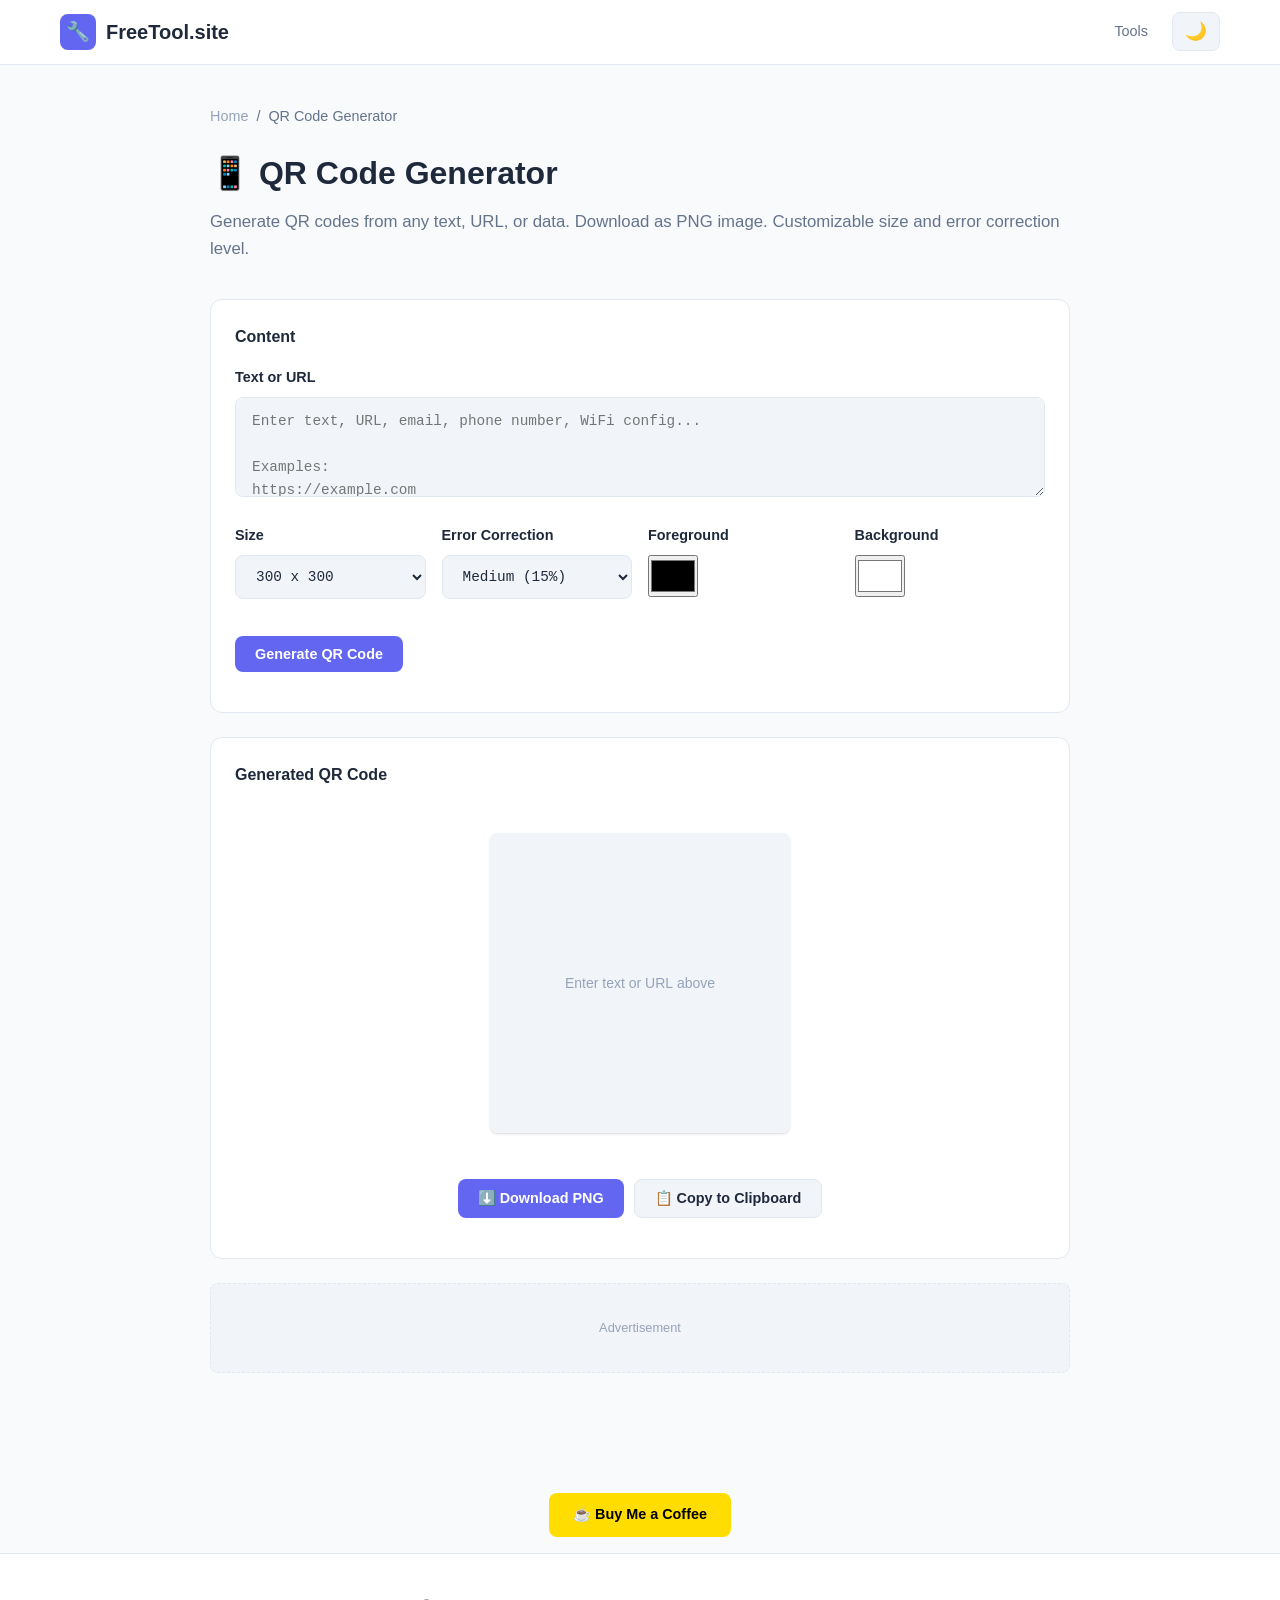
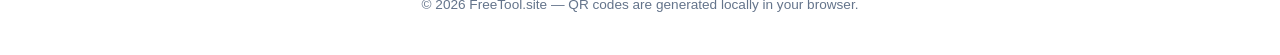
<file: tools/qr-generator.html>
<!DOCTYPE html>
<html lang="en">
<head>
  <meta charset="UTF-8">
  <meta name="viewport" content="width=device-width, initial-scale=1.0">
  <title>QR Code Generator - Free Online Tool | FreeTool.site</title>
  <meta name="description" content="Free online QR code generator. Create QR codes from any text or URL. Download as PNG. Customizable size and colors.">
  <meta name="keywords" content="QR code generator, QR code creator, make QR code, free QR code, QR code maker">
  <link rel="canonical" href="https://freetool.site/tools/qr-generator.html">
  <link rel="stylesheet" href="../css/style.css">
  <link rel="icon" type="image/svg+xml" href="/favicon.svg">
</head>
<body>
  <header class="header">
    <div class="container">
      <a href="/" class="logo">
        <div class="logo-icon">🔧</div>
        <span>FreeTool.site</span>
      </a>
      <nav class="nav-links">
        <a href="/">Tools</a>
        <button class="theme-toggle" aria-label="Toggle dark mode">🌙</button>
      </nav>
    </div>
  </header>

  <main class="tool-page">
    <div class="breadcrumb">
      <a href="/">Home</a> <span>/</span> <span>QR Code Generator</span>
    </div>

    <div class="tool-header">
      <h1>📱 QR Code Generator</h1>
      <p>Generate QR codes from any text, URL, or data. Download as PNG image. Customizable size and error correction level.</p>
    </div>

    <!-- Input -->
    <div class="tool-panel">
      <h3>Content</h3>
      <div class="form-group">
        <label>Text or URL</label>
        <textarea id="qr-input" placeholder="Enter text, URL, email, phone number, WiFi config...&#10;&#10;Examples:&#10;https://example.com&#10;Hello World&#10;WIFI:T:WPA;S:MyNetwork;P:password123;;" style="min-height:100px"></textarea>
      </div>

      <div class="options-row">
        <div class="form-group" style="flex:1">
          <label>Size</label>
          <select id="qr-size">
            <option value="200">200 x 200</option>
            <option value="300" selected>300 x 300</option>
            <option value="400">400 x 400</option>
            <option value="500">500 x 500</option>
            <option value="800">800 x 800</option>
          </select>
        </div>
        <div class="form-group" style="flex:1">
          <label>Error Correction</label>
          <select id="qr-ec">
            <option value="L">Low (7%)</option>
            <option value="M" selected>Medium (15%)</option>
            <option value="Q">Quartile (25%)</option>
            <option value="H">High (30%)</option>
          </select>
        </div>
        <div class="form-group" style="flex:1">
          <label>Foreground</label>
          <input type="color" id="qr-fg" value="#000000" style="height:42px">
        </div>
        <div class="form-group" style="flex:1">
          <label>Background</label>
          <input type="color" id="qr-bg" value="#ffffff" style="height:42px">
        </div>
      </div>

      <div class="btn-group">
        <button class="btn btn-primary" onclick="generateQR()">Generate QR Code</button>
      </div>
    </div>

    <!-- QR Output -->
    <div class="tool-panel">
      <h3>Generated QR Code</h3>
      <div class="qr-output">
        <canvas id="qr-canvas" width="300" height="300"></canvas>
      </div>
      <div id="qr-info" style="text-align:center;color:var(--text-secondary);font-size:0.85rem;margin-top:8px;"></div>
      <div class="btn-group" style="justify-content:center;">
        <button class="btn btn-primary" onclick="downloadQR()">⬇️ Download PNG</button>
        <button class="btn btn-secondary" onclick="copyQR()">📋 Copy to Clipboard</button>
      </div>
    </div>

    <div class="ad-slot">Advertisement</div>
  </main>

  <footer class="footer">
    <p>&copy; 2026 FreeTool.site — QR codes are generated locally in your browser.</p>
  </footer>

  <script src="../js/common.js"></script>
  <script src="../js/qrcode.js"></script>
  <script>
    function generateQR() {
      const text = document.getElementById('qr-input').value.trim();
      const canvas = document.getElementById('qr-canvas');
      const ctx = canvas.getContext('2d');
      const info = document.getElementById('qr-info');

      if (!text) {
        ctx.fillStyle = '#f1f5f9';
        ctx.fillRect(0, 0, 300, 300);
        ctx.fillStyle = '#94a3b8';
        ctx.font = '14px sans-serif';
        ctx.textAlign = 'center';
        ctx.fillText('Enter text or URL above', 150, 155);
        info.textContent = '';
        return;
      }

      try {
        const ecLevel = document.getElementById('qr-ec').value;
        const result = QRCode.generate(text, ecLevel);

        const targetSize = parseInt(document.getElementById('qr-size').value);
        const fg = document.getElementById('qr-fg').value;
        const bg = document.getElementById('qr-bg').value;
        const quietZone = 4;
        const totalModules = result.size + quietZone * 2;
        const cellSize = Math.floor(targetSize / totalModules);
        const actualSize = cellSize * totalModules;

        canvas.width = actualSize;
        canvas.height = actualSize;

        // Background
        ctx.fillStyle = bg;
        ctx.fillRect(0, 0, actualSize, actualSize);

        // Draw modules
        ctx.fillStyle = fg;
        for (let r = 0; r < result.size; r++) {
          for (let c = 0; c < result.size; c++) {
            if (result.modules[r][c]) {
              ctx.fillRect(
                (c + quietZone) * cellSize,
                (r + quietZone) * cellSize,
                cellSize,
                cellSize
              );
            }
          }
        }

        info.textContent = `Version ${result.version} | ${result.size}×${result.size} modules | EC: ${ecLevel}`;
      } catch (e) {
        canvas.width = 300;
        canvas.height = 100;
        ctx.fillStyle = '#fef2f2';
        ctx.fillRect(0, 0, 300, 100);
        ctx.fillStyle = '#ef4444';
        ctx.font = '13px sans-serif';
        ctx.textAlign = 'center';
        ctx.fillText(e.message || 'Error generating QR code', 150, 55);
        info.textContent = '';
      }
    }

    function downloadQR() {
      const canvas = document.getElementById('qr-canvas');
      if (canvas.width <= 300) {
        showToast('Generate a QR code first');
        return;
      }
      const link = document.createElement('a');
      link.download = 'qrcode.png';
      link.href = canvas.toDataURL('image/png');
      link.click();
      showToast('QR code downloaded!');
    }

    async function copyQR() {
      const canvas = document.getElementById('qr-canvas');
      if (canvas.width <= 300) {
        showToast('Generate a QR code first');
        return;
      }
      try {
        const blob = await new Promise(resolve => canvas.toBlob(resolve, 'image/png'));
        await navigator.clipboard.write([new ClipboardItem({'image/png': blob})]);
        showToast('QR code copied to clipboard!');
      } catch {
        showToast('Copy not supported. Use Download instead.');
      }
    }

    // Debounced auto-generate
    const debouncedGenerate = debounce(generateQR, 300);
    document.getElementById('qr-input').addEventListener('input', debouncedGenerate);
    document.getElementById('qr-size').addEventListener('change', generateQR);
    document.getElementById('qr-ec').addEventListener('change', generateQR);
    document.getElementById('qr-fg').addEventListener('input', generateQR);
    document.getElementById('qr-bg').addEventListener('input', generateQR);

    // Init
    generateQR();
  </script>
  <script src="../js/monetize.js"></script>
</body>
</html>
</file>
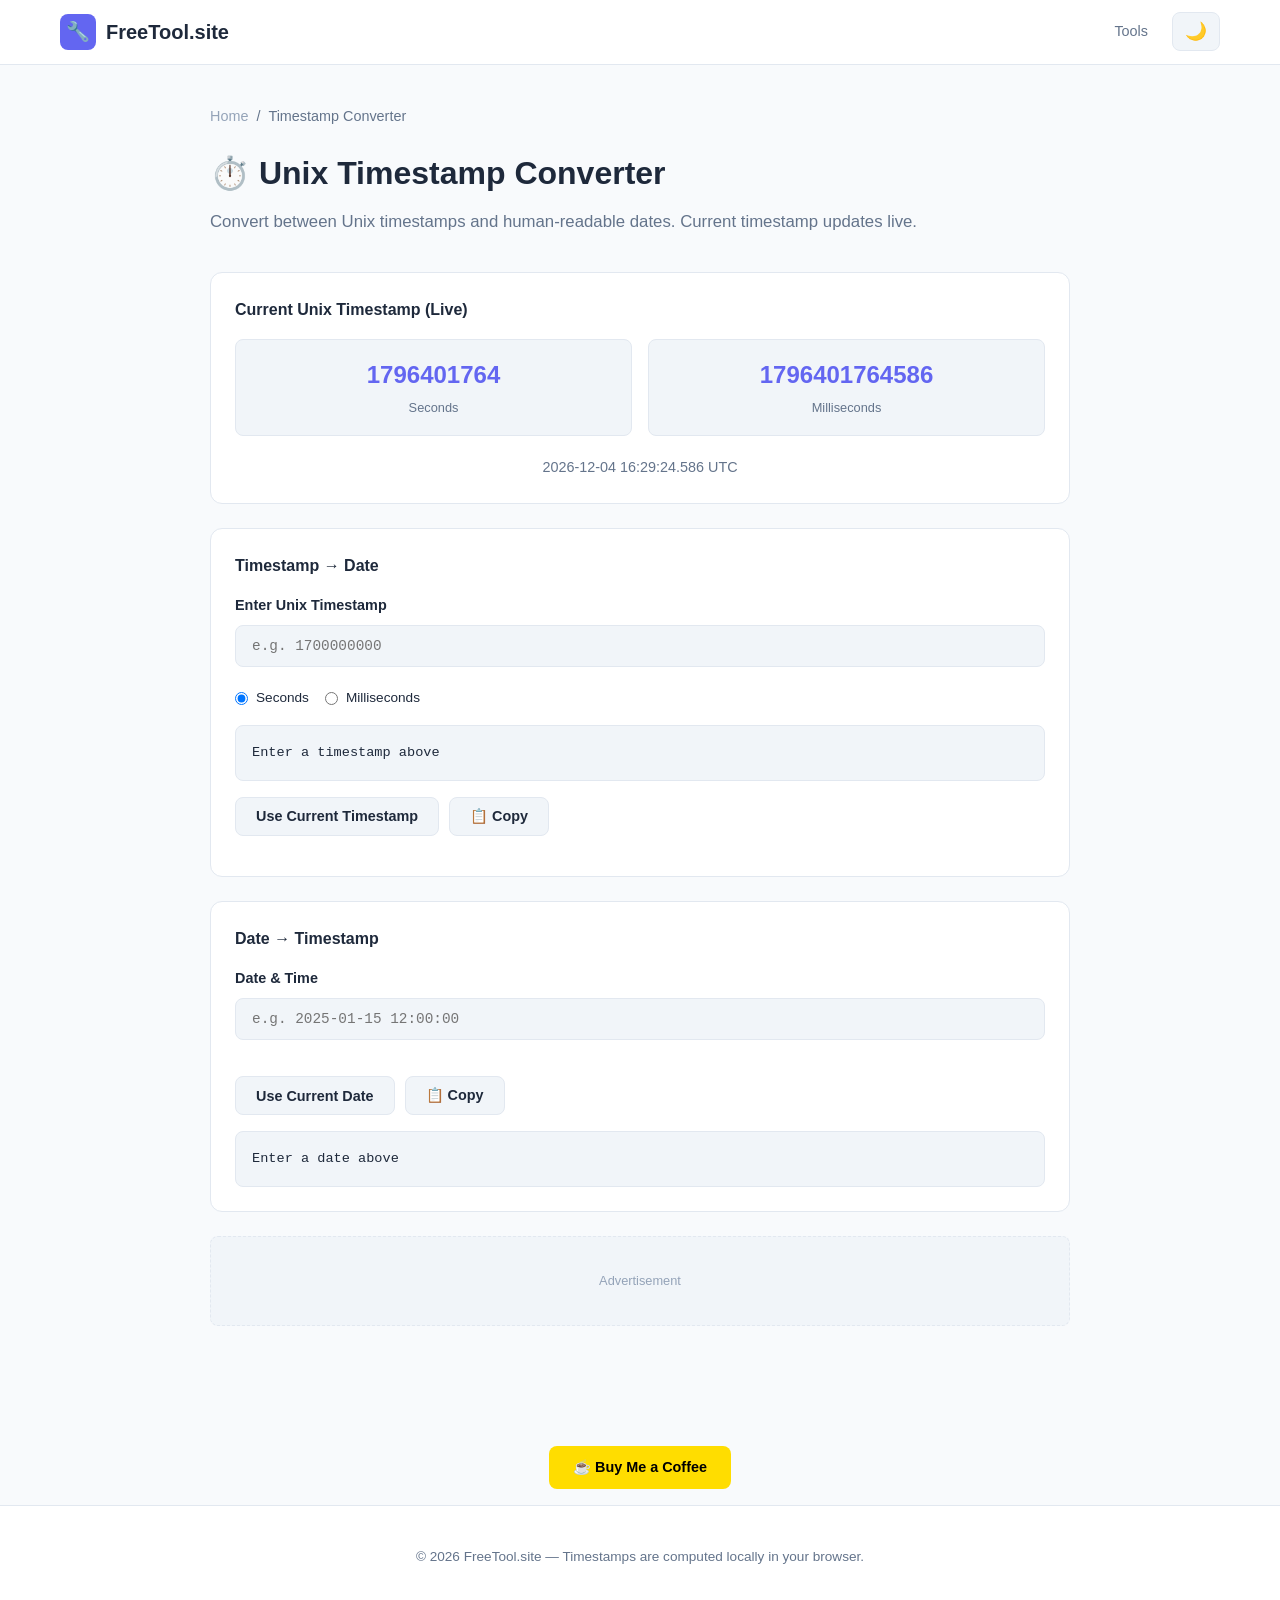
<file: tools/timestamp.html>
<!DOCTYPE html>
<html lang="en">
<head>
  <meta charset="UTF-8">
  <meta name="viewport" content="width=device-width, initial-scale=1.0">
  <title>Unix Timestamp Converter - Free Online Tool | FreeTool.site</title>
  <meta name="description" content="Free online Unix timestamp converter. Convert between Unix timestamps and human-readable dates. Live current timestamp.">
  <meta name="keywords" content="Unix timestamp converter, epoch converter, timestamp to date, date to timestamp, Unix time">
  <link rel="canonical" href="https://freetool.site/tools/timestamp.html">
  <link rel="stylesheet" href="../css/style.css">
  <link rel="icon" type="image/svg+xml" href="/favicon.svg">
</head>
<body>
  <header class="header">
    <div class="container">
      <a href="/" class="logo">
        <div class="logo-icon">🔧</div>
        <span>FreeTool.site</span>
      </a>
      <nav class="nav-links">
        <a href="/">Tools</a>
        <button class="theme-toggle" aria-label="Toggle dark mode">🌙</button>
      </nav>
    </div>
  </header>

  <main class="tool-page">
    <div class="breadcrumb">
      <a href="/">Home</a> <span>/</span> <span>Timestamp Converter</span>
    </div>

    <div class="tool-header">
      <h1>⏱️ Unix Timestamp Converter</h1>
      <p>Convert between Unix timestamps and human-readable dates. Current timestamp updates live.</p>
    </div>

    <!-- Current Timestamp (Live) -->
    <div class="tool-panel">
      <h3>Current Unix Timestamp (Live)</h3>
      <div class="stats-row">
        <div class="stat-item">
          <div class="stat-value" id="live-ts" style="font-size:1.5rem;">0</div>
          <div class="stat-label">Seconds</div>
        </div>
        <div class="stat-item">
          <div class="stat-value" id="live-ts-ms" style="font-size:1.5rem;">0</div>
          <div class="stat-label">Milliseconds</div>
        </div>
      </div>
      <div id="live-date" style="text-align:center;color:var(--text-secondary);font-size:0.9rem;"></div>
    </div>

    <!-- Timestamp to Date -->
    <div class="tool-panel">
      <h3>Timestamp → Date</h3>
      <div class="form-group">
        <label>Enter Unix Timestamp</label>
        <input type="text" id="ts-input" placeholder="e.g. 1700000000" oninput="tsToDate()">
      </div>
      <div class="options-row">
        <div class="option-item">
          <input type="radio" name="ts-unit" value="seconds" id="ts-sec" checked onchange="tsToDate()">
          <label for="ts-sec">Seconds</label>
        </div>
        <div class="option-item">
          <input type="radio" name="ts-unit" value="milliseconds" id="ts-ms" onchange="tsToDate()">
          <label for="ts-ms">Milliseconds</label>
        </div>
      </div>
      <div id="ts-result" class="output-box" style="min-height:40px;">Enter a timestamp above</div>
      <div class="btn-group mt-2">
        <button class="btn btn-secondary" onclick="useCurrentTs()">Use Current Timestamp</button>
        <button class="btn btn-secondary" onclick="copyTsResult()">📋 Copy</button>
      </div>
    </div>

    <!-- Date to Timestamp -->
    <div class="tool-panel">
      <h3>Date → Timestamp</h3>
      <div class="options-row">
        <div class="form-group" style="flex:1">
          <label>Date & Time</label>
          <input type="text" id="date-input" placeholder="e.g. 2025-01-15 12:00:00" oninput="dateToTs()">
        </div>
      </div>
      <div class="btn-group">
        <button class="btn btn-secondary" onclick="useCurrentDate()">Use Current Date</button>
        <button class="btn btn-secondary" onclick="copyDateResult()">📋 Copy</button>
      </div>
      <div id="date-result" class="output-box mt-2" style="min-height:40px;">Enter a date above</div>
    </div>

    <div class="ad-slot">Advertisement</div>
  </main>

  <footer class="footer">
    <p>&copy; 2026 FreeTool.site — Timestamps are computed locally in your browser.</p>
  </footer>

  <script src="../js/common.js"></script>
  <script>
    // Live timestamp
    function updateLiveTs() {
      const now = Math.floor(Date.now() / 1000);
      document.getElementById('live-ts').textContent = now;
      document.getElementById('live-ts-ms').textContent = Date.now();
      document.getElementById('live-date').textContent = new Date().toISOString().replace('T', ' ').replace('Z', ' UTC');
    }
    updateLiveTs();
    setInterval(updateLiveTs, 1000);

    function tsToDate() {
      const val = document.getElementById('ts-input').value.trim();
      const result = document.getElementById('ts-result');
      if (!val || isNaN(val)) { result.textContent = 'Enter a valid number'; return; }

      const isMs = document.getElementById('ts-ms').checked;
      const num = parseInt(val);
      const date = new Date(isMs ? num : num * 1000);

      if (isNaN(date.getTime())) { result.textContent = 'Invalid timestamp'; return; }

      result.textContent = [
        `Local:    ${date.toLocaleString()}`,
        `UTC:      ${date.toISOString().replace('T', ' ').replace('Z', ' UTC')}`,
        `ISO:      ${date.toISOString()}`,
        `Relative: ${getRelativeTime(date)}`
      ].join('\n');
    }

    function dateToTs() {
      const val = document.getElementById('date-input').value.trim();
      const result = document.getElementById('date-result');
      if (!val) { result.textContent = 'Enter a date above'; return; }

      const date = new Date(val);
      if (isNaN(date.getTime())) { result.textContent = 'Invalid date format. Try: 2025-01-15 12:00:00'; return; }

      const ts = Math.floor(date.getTime() / 1000);
      result.textContent = [
        `Seconds:      ${ts}`,
        `Milliseconds: ${date.getTime()}`,
        `ISO:          ${date.toISOString()}`
      ].join('\n');
    }

    function getRelativeTime(date) {
      const now = new Date();
      const diff = Math.floor((now - date) / 1000);
      const absDiff = Math.abs(diff);
      const future = diff < 0;

      let str;
      if (absDiff < 60) str = `${absDiff} seconds`;
      else if (absDiff < 3600) str = `${Math.floor(absDiff/60)} minutes`;
      else if (absDiff < 86400) str = `${Math.floor(absDiff/3600)} hours`;
      else if (absDiff < 2592000) str = `${Math.floor(absDiff/86400)} days`;
      else if (absDiff < 31536000) str = `${Math.floor(absDiff/2592000)} months`;
      else str = `${Math.floor(absDiff/31536000)} years`;

      return future ? `in ${str}` : `${str} ago`;
    }

    function useCurrentTs() {
      const isMs = document.getElementById('ts-ms').checked;
      document.getElementById('ts-input').value = isMs ? Date.now() : Math.floor(Date.now()/1000);
      tsToDate();
    }

    function useCurrentDate() {
      const now = new Date();
      document.getElementById('date-input').value = now.toISOString().slice(0,19).replace('T', ' ');
      dateToTs();
    }

    function copyTsResult() {
      const text = document.getElementById('ts-result').textContent;
      if (text && !text.startsWith('Enter')) copyToClipboard(text);
    }

    function copyDateResult() {
      const text = document.getElementById('date-result').textContent;
      if (text && !text.startsWith('Enter')) copyToClipboard(text);
    }
  </script>
  <script src="../js/monetize.js"></script>
</body>
</html>
</file>
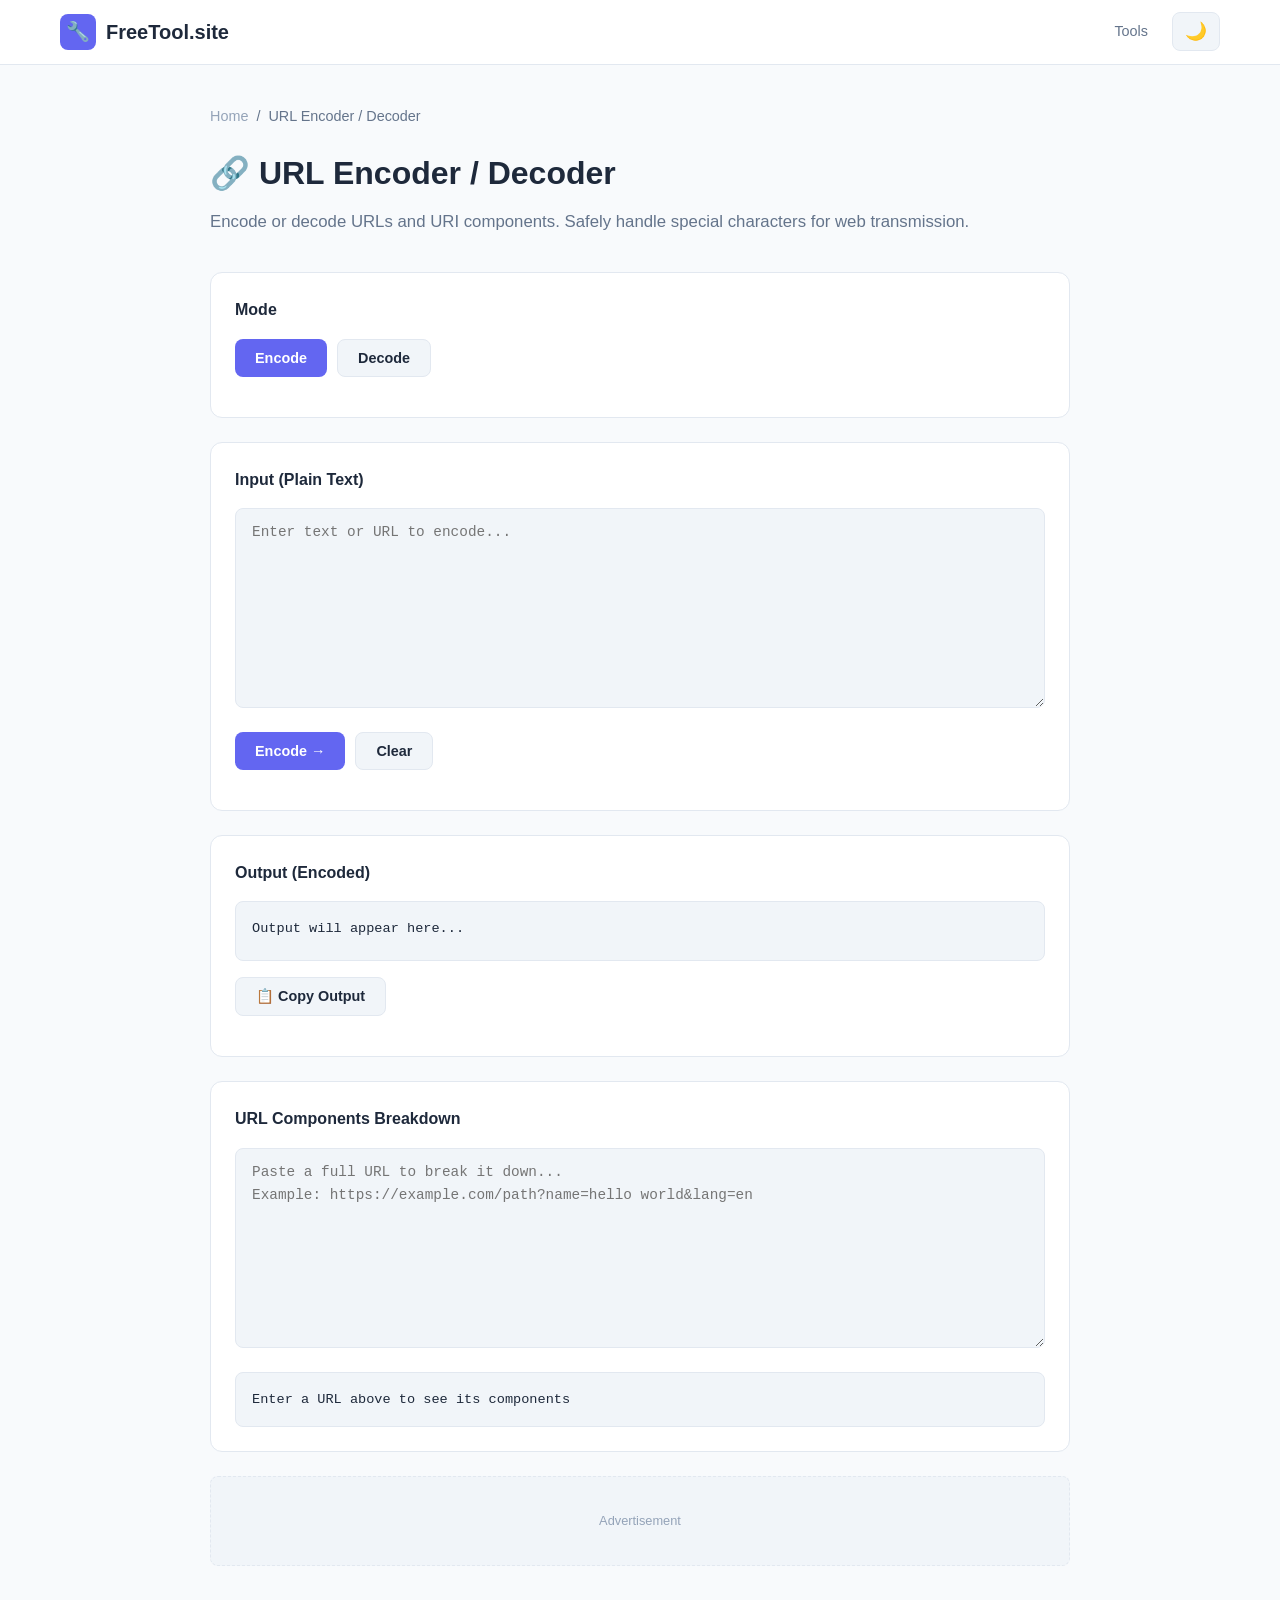
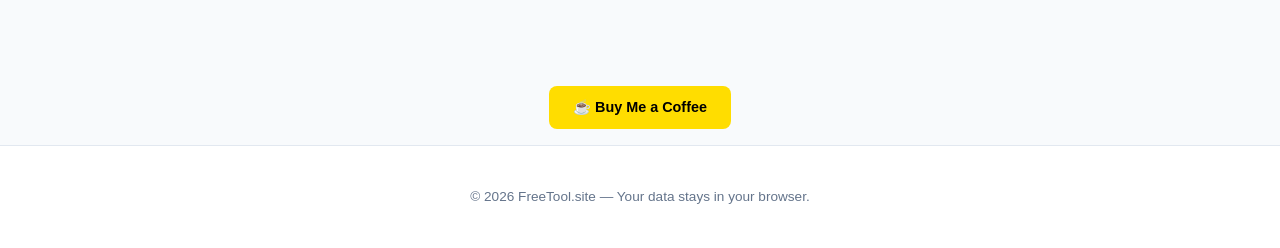
<file: tools/url-encoder.html>
<!DOCTYPE html>
<html lang="en">
<head>
  <meta charset="UTF-8">
  <meta name="viewport" content="width=device-width, initial-scale=1.0">
  <title>URL Encoder & Decoder - Free Online Tool | FreeTool.site</title>
  <meta name="description" content="Free online URL encoder and decoder. Encode or decode URLs and URI components for safe transmission. Handles special characters.">
  <meta name="keywords" content="URL encoder, URL decoder, URL encode, URL decode, percent encoding, URI encoder">
  <link rel="canonical" href="https://freetool.site/tools/url-encoder.html">
  <link rel="stylesheet" href="../css/style.css">
  <link rel="icon" type="image/svg+xml" href="/favicon.svg">
</head>
<body>
  <header class="header">
    <div class="container">
      <a href="/" class="logo">
        <div class="logo-icon">🔧</div>
        <span>FreeTool.site</span>
      </a>
      <nav class="nav-links">
        <a href="/">Tools</a>
        <button class="theme-toggle" aria-label="Toggle dark mode">🌙</button>
      </nav>
    </div>
  </header>

  <main class="tool-page">
    <div class="breadcrumb">
      <a href="/">Home</a> <span>/</span> <span>URL Encoder / Decoder</span>
    </div>

    <div class="tool-header">
      <h1>🔗 URL Encoder / Decoder</h1>
      <p>Encode or decode URLs and URI components. Safely handle special characters for web transmission.</p>
    </div>

    <!-- Mode Toggle -->
    <div class="tool-panel">
      <h3>Mode</h3>
      <div class="btn-group">
        <button class="btn btn-primary" id="btn-encode" onclick="setMode('encode')">Encode</button>
        <button class="btn btn-secondary" id="btn-decode" onclick="setMode('decode')">Decode</button>
      </div>
    </div>

    <!-- Input -->
    <div class="tool-panel">
      <h3 id="url-input-label">Input (Plain Text)</h3>
      <textarea id="url-input" placeholder="Enter text or URL to encode..."></textarea>
      <div class="btn-group">
        <button class="btn btn-primary" id="btn-action" onclick="processUrl()">Encode →</button>
        <button class="btn btn-secondary" onclick="clearUrl()">Clear</button>
      </div>
    </div>

    <!-- Output -->
    <div class="tool-panel">
      <h3 id="url-output-label">Output (Encoded)</h3>
      <div id="url-output" class="output-box">Output will appear here...</div>
      <div class="btn-group mt-2">
        <button class="btn btn-secondary" onclick="copyUrlOutput()">📋 Copy Output</button>
      </div>
    </div>

    <!-- Component Encoding -->
    <div class="tool-panel">
      <h3>URL Components Breakdown</h3>
      <textarea id="url-breakdown-input" placeholder="Paste a full URL to break it down...&#10;Example: https://example.com/path?name=hello world&lang=en" oninput="breakdownUrl()"></textarea>
      <div id="url-breakdown" class="output-box mt-2" style="min-height:40px;">Enter a URL above to see its components</div>
    </div>

    <div class="ad-slot">Advertisement</div>
  </main>

  <footer class="footer">
    <p>&copy; 2026 FreeTool.site — Your data stays in your browser.</p>
  </footer>

  <script src="../js/common.js"></script>
  <script>
    let mode = 'encode';

    function setMode(m) {
      mode = m;
      const btnEncode = document.getElementById('btn-encode');
      const btnDecode = document.getElementById('btn-decode');
      const btnAction = document.getElementById('btn-action');
      const inputLabel = document.getElementById('url-input-label');
      const outputLabel = document.getElementById('url-output-label');

      if (m === 'encode') {
        btnEncode.className = 'btn btn-primary';
        btnDecode.className = 'btn btn-secondary';
        btnAction.textContent = 'Encode →';
        inputLabel.textContent = 'Input (Plain Text)';
        outputLabel.textContent = 'Output (Encoded)';
      } else {
        btnEncode.className = 'btn btn-secondary';
        btnDecode.className = 'btn btn-primary';
        btnAction.textContent = '← Decode';
        inputLabel.textContent = 'Input (Encoded URL)';
        outputLabel.textContent = 'Output (Decoded)';
      }
    }

    function processUrl() {
      const val = document.getElementById('url-input').value;
      if (!val) { showToast('Please enter some text'); return; }

      try {
        const result = mode === 'encode' ? encodeURIComponent(val) : decodeURIComponent(val);
        document.getElementById('url-output').textContent = result;
      } catch (e) {
        document.getElementById('url-output').textContent = '❌ Error: ' + e.message;
      }
    }

    function breakdownUrl() {
      const val = document.getElementById('url-breakdown-input').value.trim();
      const out = document.getElementById('url-breakdown');
      if (!val) { out.textContent = 'Enter a URL above to see its components'; return; }

      try {
        const url = new URL(val);
        const parts = [
          `Protocol: ${url.protocol}`,
          `Host: ${url.host}`,
          `Hostname: ${url.hostname}`,
          `Port: ${url.port || '(default)'}`,
          `Pathname: ${url.pathname}`,
          `Search: ${url.search || '(none)'}`,
          `Hash: ${url.hash || '(none)'}`
        ];

        if (url.searchParams.toString()) {
          parts.push('\nQuery Parameters:');
          for (const [key, value] of url.searchParams) {
            parts.push(`  ${key} = ${value}`);
          }
        }

        out.textContent = parts.join('\n');
      } catch {
        out.textContent = '⚠️ Not a valid URL. Try including the protocol (https://...)';
      }
    }

    function clearUrl() {
      document.getElementById('url-input').value = '';
      document.getElementById('url-output').textContent = 'Output will appear here...';
    }

    function copyUrlOutput() {
      const text = document.getElementById('url-output').textContent;
      if (text && !text.startsWith('Output')) copyToClipboard(text);
    }
  </script>
  <script src="../js/monetize.js"></script>
</body>
</html>
</file>
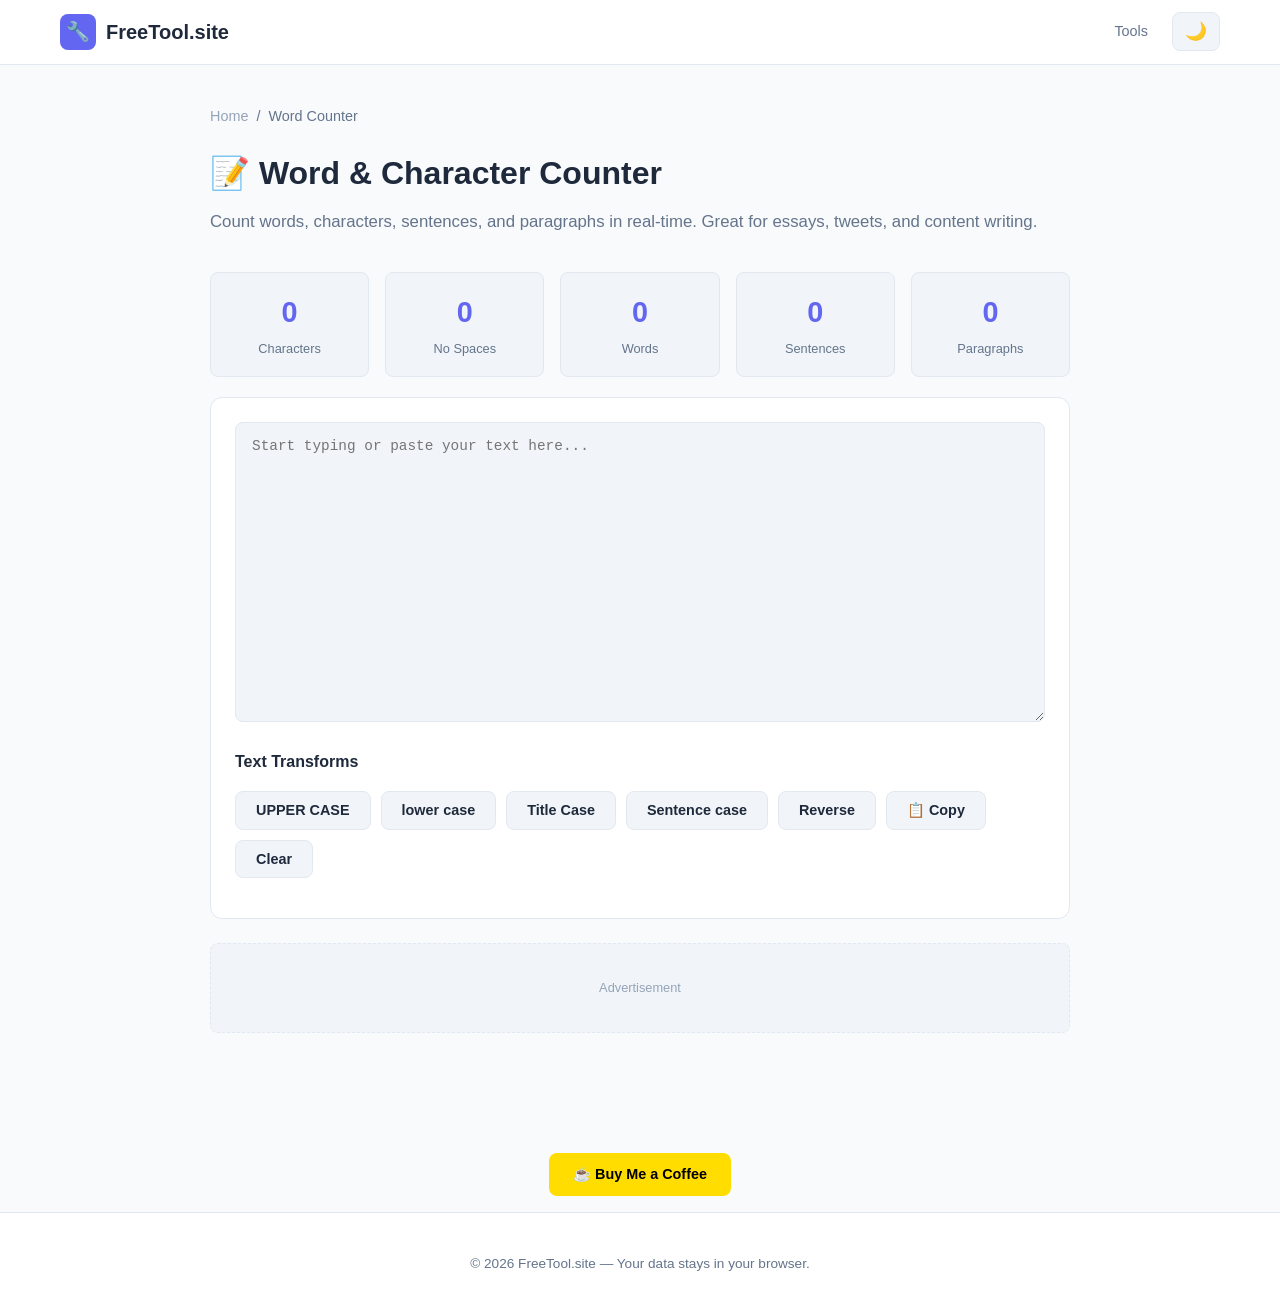
<file: tools/word-counter.html>
<!DOCTYPE html>
<html lang="en">
<head>
  <meta charset="UTF-8">
  <meta name="viewport" content="width=device-width, initial-scale=1.0">
  <title>Word & Character Counter - Free Online Tool | FreeTool.site</title>
  <meta name="description" content="Free online word and character counter. Count words, characters, sentences, and paragraphs in real-time. Perfect for writers and students.">
  <meta name="keywords" content="word counter, character counter, letter count, sentence counter, text statistics, word count tool">
  <link rel="canonical" href="https://freetool.site/tools/word-counter.html">
  <link rel="stylesheet" href="../css/style.css">
  <link rel="icon" type="image/svg+xml" href="/favicon.svg">
</head>
<body>
  <header class="header">
    <div class="container">
      <a href="/" class="logo">
        <div class="logo-icon">🔧</div>
        <span>FreeTool.site</span>
      </a>
      <nav class="nav-links">
        <a href="/">Tools</a>
        <button class="theme-toggle" aria-label="Toggle dark mode">🌙</button>
      </nav>
    </div>
  </header>

  <main class="tool-page">
    <div class="breadcrumb">
      <a href="/">Home</a> <span>/</span> <span>Word Counter</span>
    </div>

    <div class="tool-header">
      <h1>📝 Word & Character Counter</h1>
      <p>Count words, characters, sentences, and paragraphs in real-time. Great for essays, tweets, and content writing.</p>
    </div>

    <!-- Stats -->
    <div class="stats-row">
      <div class="stat-item">
        <div class="stat-value" id="char-count">0</div>
        <div class="stat-label">Characters</div>
      </div>
      <div class="stat-item">
        <div class="stat-value" id="char-no-spaces">0</div>
        <div class="stat-label">No Spaces</div>
      </div>
      <div class="stat-item">
        <div class="stat-value" id="word-count">0</div>
        <div class="stat-label">Words</div>
      </div>
      <div class="stat-item">
        <div class="stat-value" id="sentence-count">0</div>
        <div class="stat-label">Sentences</div>
      </div>
      <div class="stat-item">
        <div class="stat-value" id="paragraph-count">0</div>
        <div class="stat-label">Paragraphs</div>
      </div>
    </div>

    <!-- Input -->
    <div class="tool-panel">
      <div class="form-group">
        <textarea id="text-input" placeholder="Start typing or paste your text here..." style="min-height:300px"></textarea>
      </div>

      <!-- Text Transform Tools -->
      <h3>Text Transforms</h3>
      <div class="btn-group">
        <button class="btn btn-secondary" onclick="transformText('upper')">UPPER CASE</button>
        <button class="btn btn-secondary" onclick="transformText('lower')">lower case</button>
        <button class="btn btn-secondary" onclick="transformText('title')">Title Case</button>
        <button class="btn btn-secondary" onclick="transformText('sentence')">Sentence case</button>
        <button class="btn btn-secondary" onclick="transformText('reverse')">Reverse</button>
        <button class="btn btn-secondary" onclick="copyText()">📋 Copy</button>
        <button class="btn btn-secondary" onclick="clearText()">Clear</button>
      </div>
    </div>

    <div class="ad-slot">Advertisement</div>
  </main>

  <footer class="footer">
    <p>&copy; 2026 FreeTool.site — Your data stays in your browser.</p>
  </footer>

  <script src="../js/common.js"></script>
  <script>
    const textarea = document.getElementById('text-input');

    function updateStats() {
      const text = textarea.value;

      // Characters
      document.getElementById('char-count').textContent = text.length;
      document.getElementById('char-no-spaces').textContent = text.replace(/\s/g, '').length;

      // Words
      const words = text.trim() === '' ? [] : text.trim().split(/\s+/);
      document.getElementById('word-count').textContent = words.length;

      // Sentences
      const sentences = text.trim() === '' ? [] : text.split(/[.!?]+/).filter(s => s.trim().length > 0);
      document.getElementById('sentence-count').textContent = sentences.length;

      // Paragraphs
      const paragraphs = text.trim() === '' ? [] : text.split(/\n\s*\n/).filter(p => p.trim().length > 0);
      document.getElementById('paragraph-count').textContent = paragraphs.length || (text.trim() ? 1 : 0);
    }

    textarea.addEventListener('input', debounce(updateStats, 100));

    function transformText(type) {
      let text = textarea.value;
      switch(type) {
        case 'upper': textarea.value = text.toUpperCase(); break;
        case 'lower': textarea.value = text.toLowerCase(); break;
        case 'title':
          textarea.value = text.replace(/\b\w/g, c => c.toUpperCase());
          break;
        case 'sentence':
          textarea.value = text.toLowerCase().replace(/(^\s*\w|[.!?]\s+\w)/g, c => c.toUpperCase());
          break;
        case 'reverse':
          textarea.value = text.split('').reverse().join('');
          break;
      }
      updateStats();
    }

    function copyText() {
      if (textarea.value) copyToClipboard(textarea.value);
    }

    function clearText() {
      textarea.value = '';
      updateStats();
    }

    // Init
    updateStats();
  </script>
  <script src="../js/monetize.js"></script>
</body>
</html>
</file>
<file: css/style.css>
/* ===== CSS Variables ===== */
:root {
  --primary: #6366f1;
  --primary-hover: #4f46e5;
  --primary-light: #e0e7ff;
  --bg: #f8fafc;
  --bg-card: #ffffff;
  --bg-code: #f1f5f9;
  --text: #1e293b;
  --text-secondary: #64748b;
  --text-muted: #94a3b8;
  --border: #e2e8f0;
  --success: #10b981;
  --error: #ef4444;
  --warning: #f59e0b;
  --shadow: 0 1px 3px rgba(0,0,0,0.1), 0 1px 2px rgba(0,0,0,0.06);
  --shadow-lg: 0 10px 15px -3px rgba(0,0,0,0.1), 0 4px 6px -2px rgba(0,0,0,0.05);
  --radius: 12px;
  --radius-sm: 8px;
  --transition: 0.2s ease;
}

[data-theme="dark"] {
  --primary: #818cf8;
  --primary-hover: #6366f1;
  --primary-light: #312e81;
  --bg: #0f172a;
  --bg-card: #1e293b;
  --bg-code: #334155;
  --text: #f1f5f9;
  --text-secondary: #94a3b8;
  --text-muted: #64748b;
  --border: #334155;
  --shadow: 0 1px 3px rgba(0,0,0,0.3), 0 1px 2px rgba(0,0,0,0.2);
  --shadow-lg: 0 10px 15px -3px rgba(0,0,0,0.3), 0 4px 6px -2px rgba(0,0,0,0.2);
}

/* ===== Reset & Base ===== */
*, *::before, *::after { box-sizing: border-box; margin: 0; padding: 0; }

html { scroll-behavior: smooth; }

body {
  font-family: -apple-system, BlinkMacSystemFont, 'Segoe UI', Roboto, 'Helvetica Neue', Arial, sans-serif;
  background: var(--bg);
  color: var(--text);
  line-height: 1.6;
  min-height: 100vh;
}

a { color: var(--primary); text-decoration: none; transition: color var(--transition); }
a:hover { color: var(--primary-hover); }

/* ===== Layout ===== */
.container {
  max-width: 1200px;
  margin: 0 auto;
  padding: 0 20px;
}

/* ===== Header ===== */
.header {
  background: var(--bg-card);
  border-bottom: 1px solid var(--border);
  position: sticky;
  top: 0;
  z-index: 100;
  backdrop-filter: blur(10px);
  background: rgba(255,255,255,0.9);
}

[data-theme="dark"] .header {
  background: rgba(30,41,59,0.9);
}

.header .container {
  display: flex;
  align-items: center;
  justify-content: space-between;
  height: 64px;
}

.logo {
  display: flex;
  align-items: center;
  gap: 10px;
  font-size: 1.25rem;
  font-weight: 700;
  color: var(--text);
}

.logo-icon {
  width: 36px;
  height: 36px;
  background: var(--primary);
  border-radius: var(--radius-sm);
  display: flex;
  align-items: center;
  justify-content: center;
  color: white;
  font-size: 1.2rem;
}

.nav-links {
  display: flex;
  align-items: center;
  gap: 8px;
}

.nav-links a {
  padding: 8px 16px;
  border-radius: var(--radius-sm);
  color: var(--text-secondary);
  font-size: 0.9rem;
  font-weight: 500;
  transition: all var(--transition);
}

.nav-links a:hover, .nav-links a.active {
  color: var(--primary);
  background: var(--primary-light);
}

.theme-toggle {
  background: var(--bg-code);
  border: 1px solid var(--border);
  border-radius: var(--radius-sm);
  padding: 8px 12px;
  cursor: pointer;
  font-size: 1.1rem;
  color: var(--text);
  transition: all var(--transition);
}

.theme-toggle:hover {
  background: var(--primary-light);
}

/* ===== Hero ===== */
.hero {
  text-align: center;
  padding: 80px 20px 60px;
}

.hero h1 {
  font-size: 2.5rem;
  font-weight: 800;
  margin-bottom: 16px;
  background: linear-gradient(135deg, var(--primary), #a78bfa);
  -webkit-background-clip: text;
  -webkit-text-fill-color: transparent;
  background-clip: text;
}

.hero p {
  font-size: 1.15rem;
  color: var(--text-secondary);
  max-width: 600px;
  margin: 0 auto;
}

/* ===== Tools Grid ===== */
.tools-grid {
  display: grid;
  grid-template-columns: repeat(auto-fill, minmax(280px, 1fr));
  gap: 24px;
  padding: 20px 0 80px;
}

.tool-card {
  background: var(--bg-card);
  border: 1px solid var(--border);
  border-radius: var(--radius);
  padding: 28px;
  transition: all var(--transition);
  cursor: pointer;
  display: block;
  color: var(--text);
}

.tool-card:hover {
  transform: translateY(-4px);
  box-shadow: var(--shadow-lg);
  border-color: var(--primary);
  color: var(--text);
}

.tool-card-icon {
  width: 52px;
  height: 52px;
  background: var(--primary-light);
  border-radius: var(--radius-sm);
  display: flex;
  align-items: center;
  justify-content: center;
  font-size: 1.6rem;
  margin-bottom: 18px;
}

.tool-card h3 {
  font-size: 1.15rem;
  font-weight: 700;
  margin-bottom: 8px;
}

.tool-card p {
  color: var(--text-secondary);
  font-size: 0.9rem;
  line-height: 1.5;
}

/* ===== Tool Page ===== */
.tool-page {
  max-width: 900px;
  margin: 0 auto;
  padding: 40px 20px 80px;
}

.tool-header {
  margin-bottom: 36px;
}

.tool-header h1 {
  font-size: 2rem;
  font-weight: 800;
  margin-bottom: 10px;
}

.tool-header p {
  color: var(--text-secondary);
  font-size: 1.05rem;
}

.breadcrumb {
  display: flex;
  align-items: center;
  gap: 8px;
  margin-bottom: 20px;
  font-size: 0.9rem;
  color: var(--text-muted);
}

.breadcrumb a { color: var(--text-muted); }
.breadcrumb a:hover { color: var(--primary); }
.breadcrumb span { color: var(--text-secondary); }

/* ===== Form Elements ===== */
.form-group {
  margin-bottom: 20px;
}

.form-group label {
  display: block;
  font-weight: 600;
  margin-bottom: 8px;
  font-size: 0.9rem;
  color: var(--text);
}

textarea, input[type="text"], input[type="number"], select {
  width: 100%;
  padding: 12px 16px;
  border: 1px solid var(--border);
  border-radius: var(--radius-sm);
  background: var(--bg-code);
  color: var(--text);
  font-family: 'SF Mono', 'Fira Code', 'Cascadia Code', monospace;
  font-size: 0.9rem;
  transition: border-color var(--transition);
  resize: vertical;
}

textarea:focus, input[type="text"]:focus, input[type="number"]:focus, select:focus {
  outline: none;
  border-color: var(--primary);
  box-shadow: 0 0 0 3px rgba(99,102,241,0.1);
}

textarea {
  min-height: 200px;
  line-height: 1.6;
}

.btn {
  display: inline-flex;
  align-items: center;
  gap: 8px;
  padding: 10px 20px;
  border-radius: var(--radius-sm);
  font-weight: 600;
  font-size: 0.9rem;
  cursor: pointer;
  transition: all var(--transition);
  border: none;
}

.btn-primary {
  background: var(--primary);
  color: white;
}

.btn-primary:hover {
  background: var(--primary-hover);
  transform: translateY(-1px);
}

.btn-secondary {
  background: var(--bg-code);
  color: var(--text);
  border: 1px solid var(--border);
}

.btn-secondary:hover {
  background: var(--primary-light);
  border-color: var(--primary);
}

.btn-group {
  display: flex;
  gap: 10px;
  flex-wrap: wrap;
  margin: 16px 0;
}

/* ===== Tool Panels ===== */
.tool-panel {
  background: var(--bg-card);
  border: 1px solid var(--border);
  border-radius: var(--radius);
  padding: 24px;
  margin-bottom: 24px;
}

.tool-panel h3 {
  font-size: 1rem;
  font-weight: 700;
  margin-bottom: 16px;
  color: var(--text);
}

/* ===== Options Row ===== */
.options-row {
  display: flex;
  gap: 16px;
  flex-wrap: wrap;
  margin-bottom: 16px;
}

.option-item {
  display: flex;
  align-items: center;
  gap: 8px;
}

.option-item label {
  font-weight: 500;
  font-size: 0.85rem;
  margin-bottom: 0;
}

.option-item input[type="number"],
.option-item select {
  width: auto;
  min-width: 80px;
}

/* ===== Checkbox & Range ===== */
input[type="checkbox"] {
  width: 18px;
  height: 18px;
  accent-color: var(--primary);
}

input[type="range"] {
  width: 100%;
  accent-color: var(--primary);
}

.range-display {
  display: flex;
  justify-content: space-between;
  font-size: 0.85rem;
  color: var(--text-secondary);
  margin-top: 4px;
}

/* ===== Output ===== */
.output-box {
  background: var(--bg-code);
  border: 1px solid var(--border);
  border-radius: var(--radius-sm);
  padding: 16px;
  font-family: 'SF Mono', 'Fira Code', 'Cascadia Code', monospace;
  font-size: 0.85rem;
  white-space: pre-wrap;
  word-break: break-all;
  min-height: 60px;
  max-height: 400px;
  overflow-y: auto;
  line-height: 1.6;
}

.output-box.json { white-space: pre; }

/* ===== Stats ===== */
.stats-row {
  display: flex;
  gap: 16px;
  flex-wrap: wrap;
  margin-bottom: 20px;
}

.stat-item {
  background: var(--bg-code);
  border: 1px solid var(--border);
  border-radius: var(--radius-sm);
  padding: 16px 20px;
  flex: 1;
  min-width: 120px;
  text-align: center;
}

.stat-value {
  font-size: 1.8rem;
  font-weight: 800;
  color: var(--primary);
}

.stat-label {
  font-size: 0.8rem;
  color: var(--text-secondary);
  margin-top: 4px;
}

/* ===== Color Picker ===== */
.color-preview {
  width: 100%;
  height: 120px;
  border-radius: var(--radius-sm);
  border: 1px solid var(--border);
  margin-bottom: 16px;
}

.color-inputs {
  display: grid;
  grid-template-columns: repeat(auto-fit, minmax(200px, 1fr));
  gap: 16px;
}

/* ===== QR Code ===== */
.qr-output {
  display: flex;
  justify-content: center;
  padding: 30px;
}

.qr-output canvas {
  border-radius: var(--radius-sm);
  box-shadow: var(--shadow);
}

/* ===== Toast ===== */
.toast {
  position: fixed;
  bottom: 24px;
  right: 24px;
  background: var(--text);
  color: var(--bg);
  padding: 12px 24px;
  border-radius: var(--radius-sm);
  font-size: 0.9rem;
  font-weight: 500;
  z-index: 1000;
  transform: translateY(100px);
  opacity: 0;
  transition: all 0.3s ease;
}

.toast.show {
  transform: translateY(0);
  opacity: 1;
}

/* ===== Footer ===== */
.footer {
  background: var(--bg-card);
  border-top: 1px solid var(--border);
  padding: 40px 20px;
  text-align: center;
  color: var(--text-secondary);
  font-size: 0.85rem;
}

.footer a { color: var(--text-muted); }
.footer a:hover { color: var(--primary); }

.footer-links {
  display: flex;
  justify-content: center;
  gap: 24px;
  margin-bottom: 16px;
  flex-wrap: wrap;
}

/* ===== Ad Placeholder ===== */
.ad-slot {
  background: var(--bg-code);
  border: 1px dashed var(--border);
  border-radius: var(--radius-sm);
  padding: 16px;
  text-align: center;
  color: var(--text-muted);
  font-size: 0.8rem;
  margin: 24px 0;
  min-height: 90px;
  display: flex;
  align-items: center;
  justify-content: center;
}

/* ===== Responsive ===== */
@media (max-width: 768px) {
  .hero h1 { font-size: 1.8rem; }
  .hero { padding: 50px 20px 40px; }
  .tools-grid { grid-template-columns: 1fr; gap: 16px; }
  .tool-card { padding: 22px; }
  .header .container { height: 56px; }
  .nav-links a { padding: 6px 10px; font-size: 0.8rem; }
  .stats-row { gap: 10px; }
  .stat-item { padding: 12px; }
  .stat-value { font-size: 1.4rem; }
  .btn-group { flex-direction: column; }
  .btn-group .btn { width: 100%; justify-content: center; }
}

@media (max-width: 480px) {
  .options-row { flex-direction: column; gap: 10px; }
  .color-inputs { grid-template-columns: 1fr; }
}

/* ===== Utility ===== */
.hidden { display: none !important; }
.text-center { text-align: center; }
.mt-2 { margin-top: 16px; }
.mt-4 { margin-top: 32px; }
.mb-2 { margin-bottom: 16px; }
.flex-center { display: flex; align-items: center; justify-content: center; }
</file>
